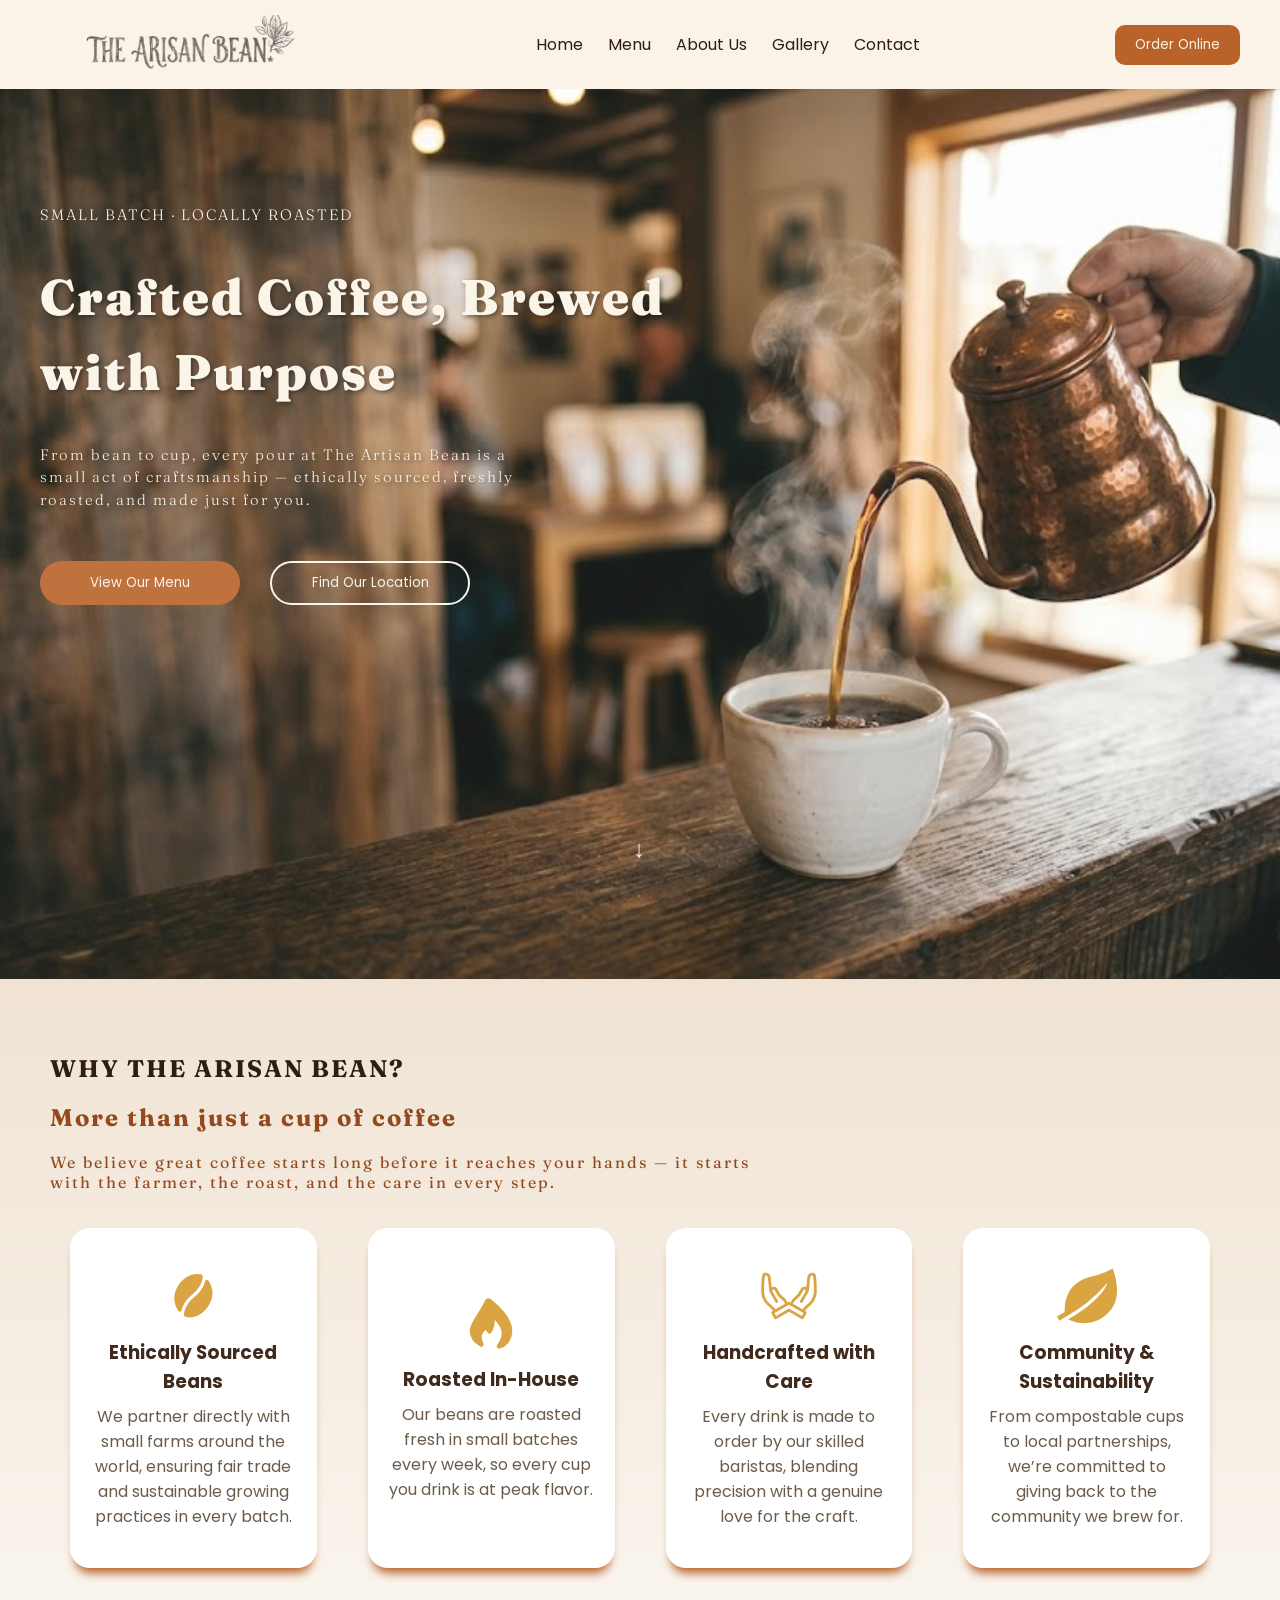
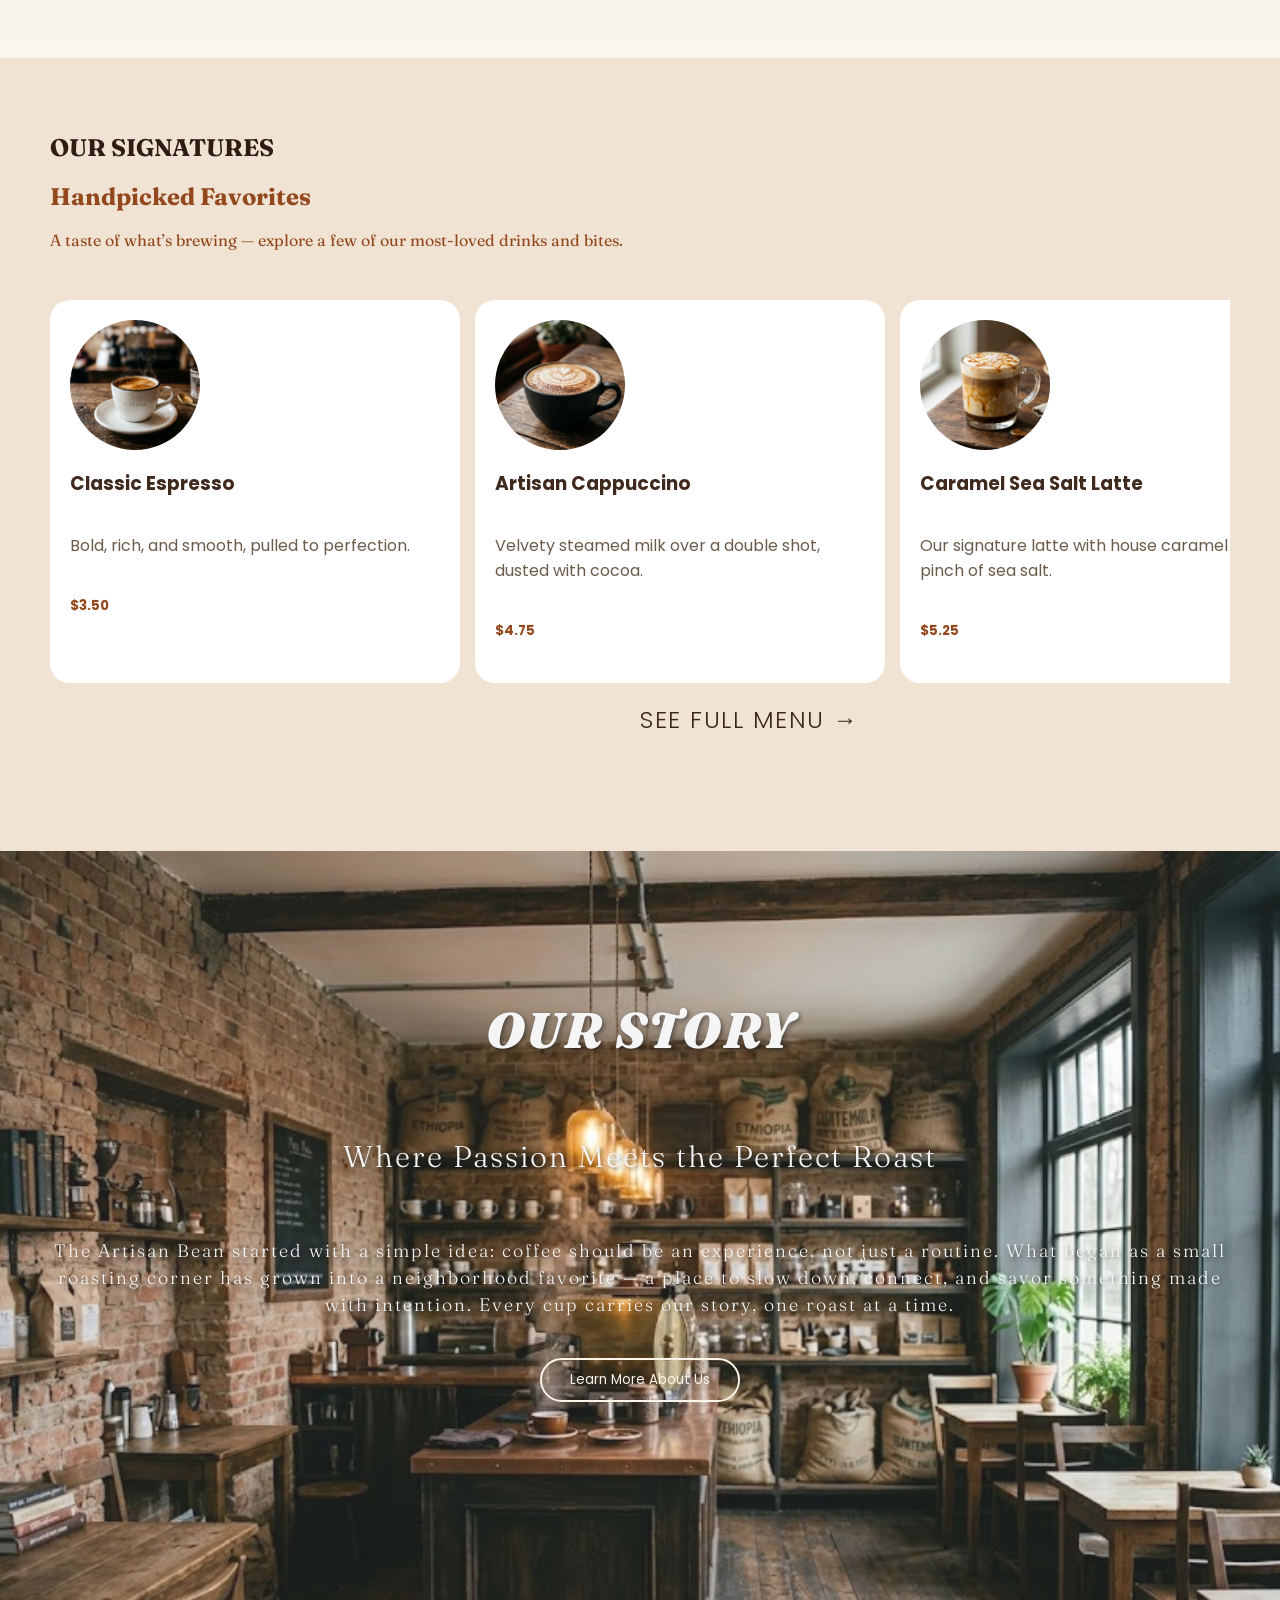
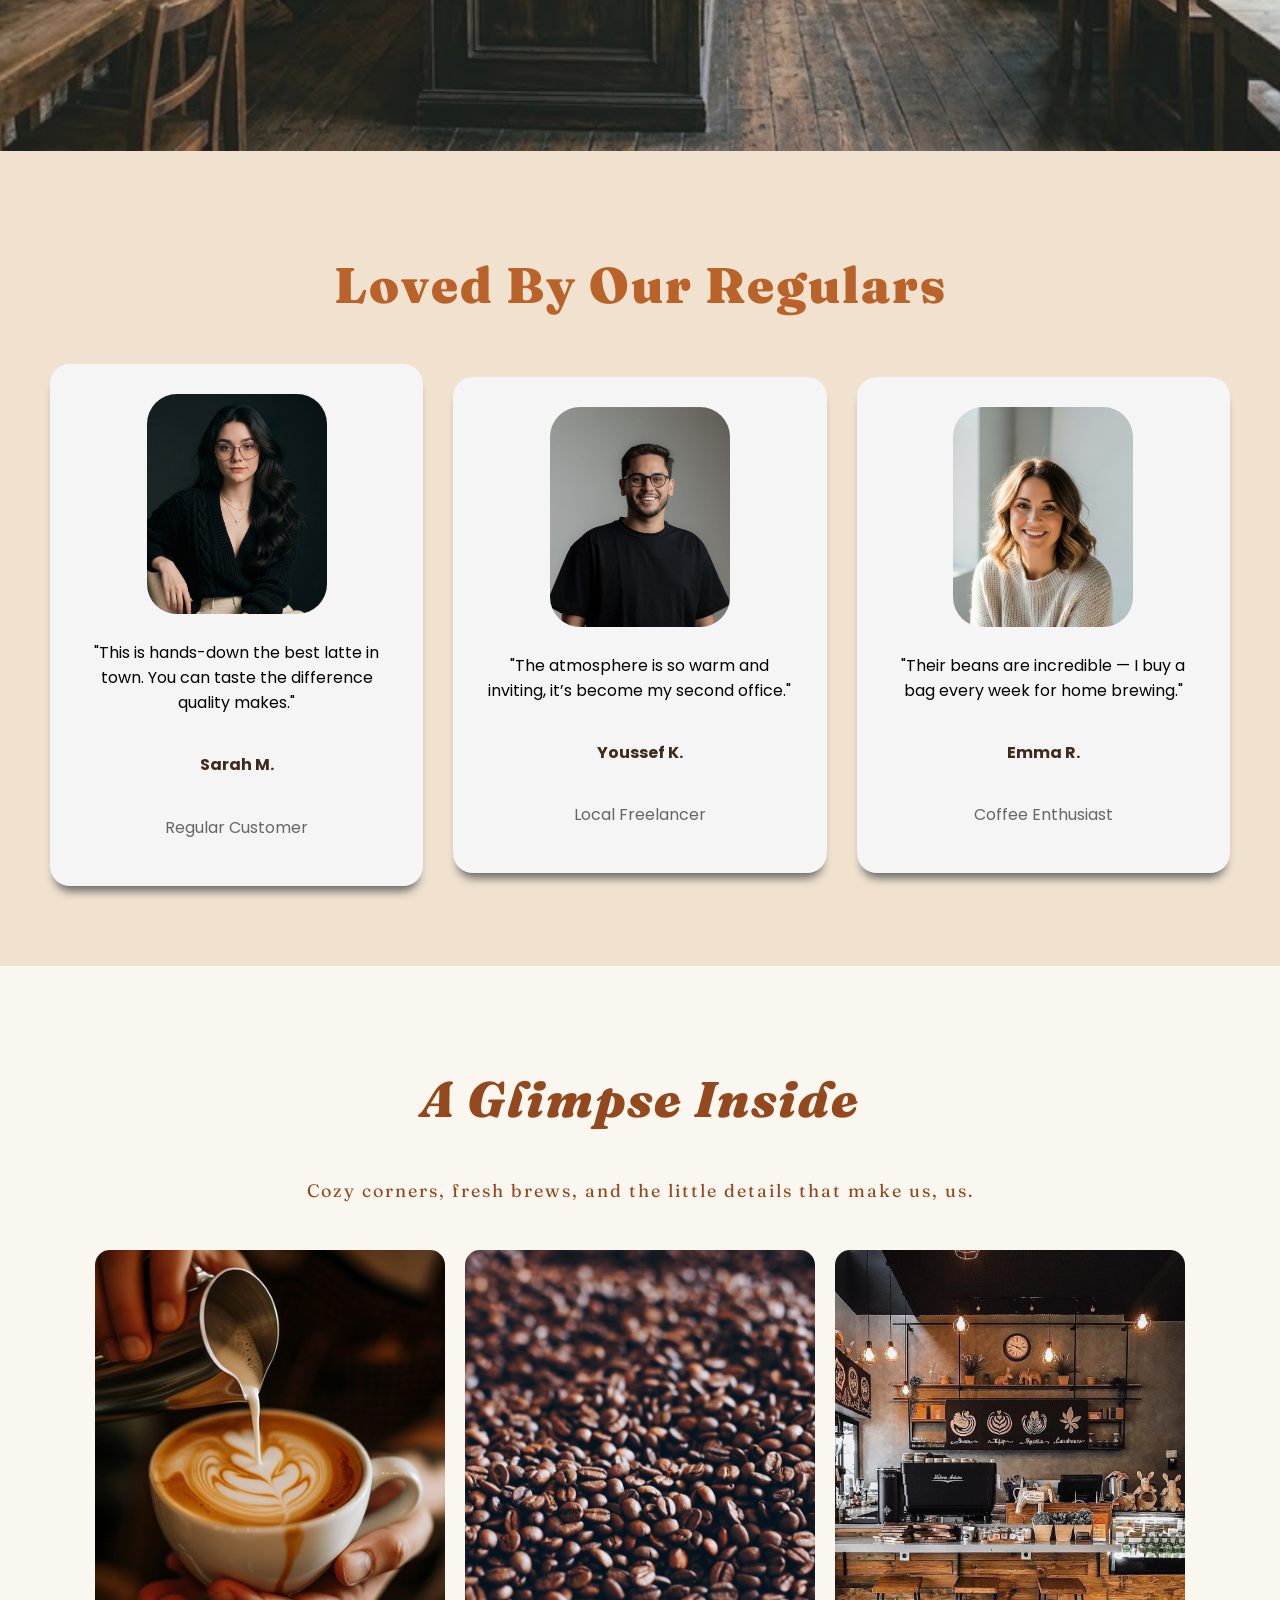
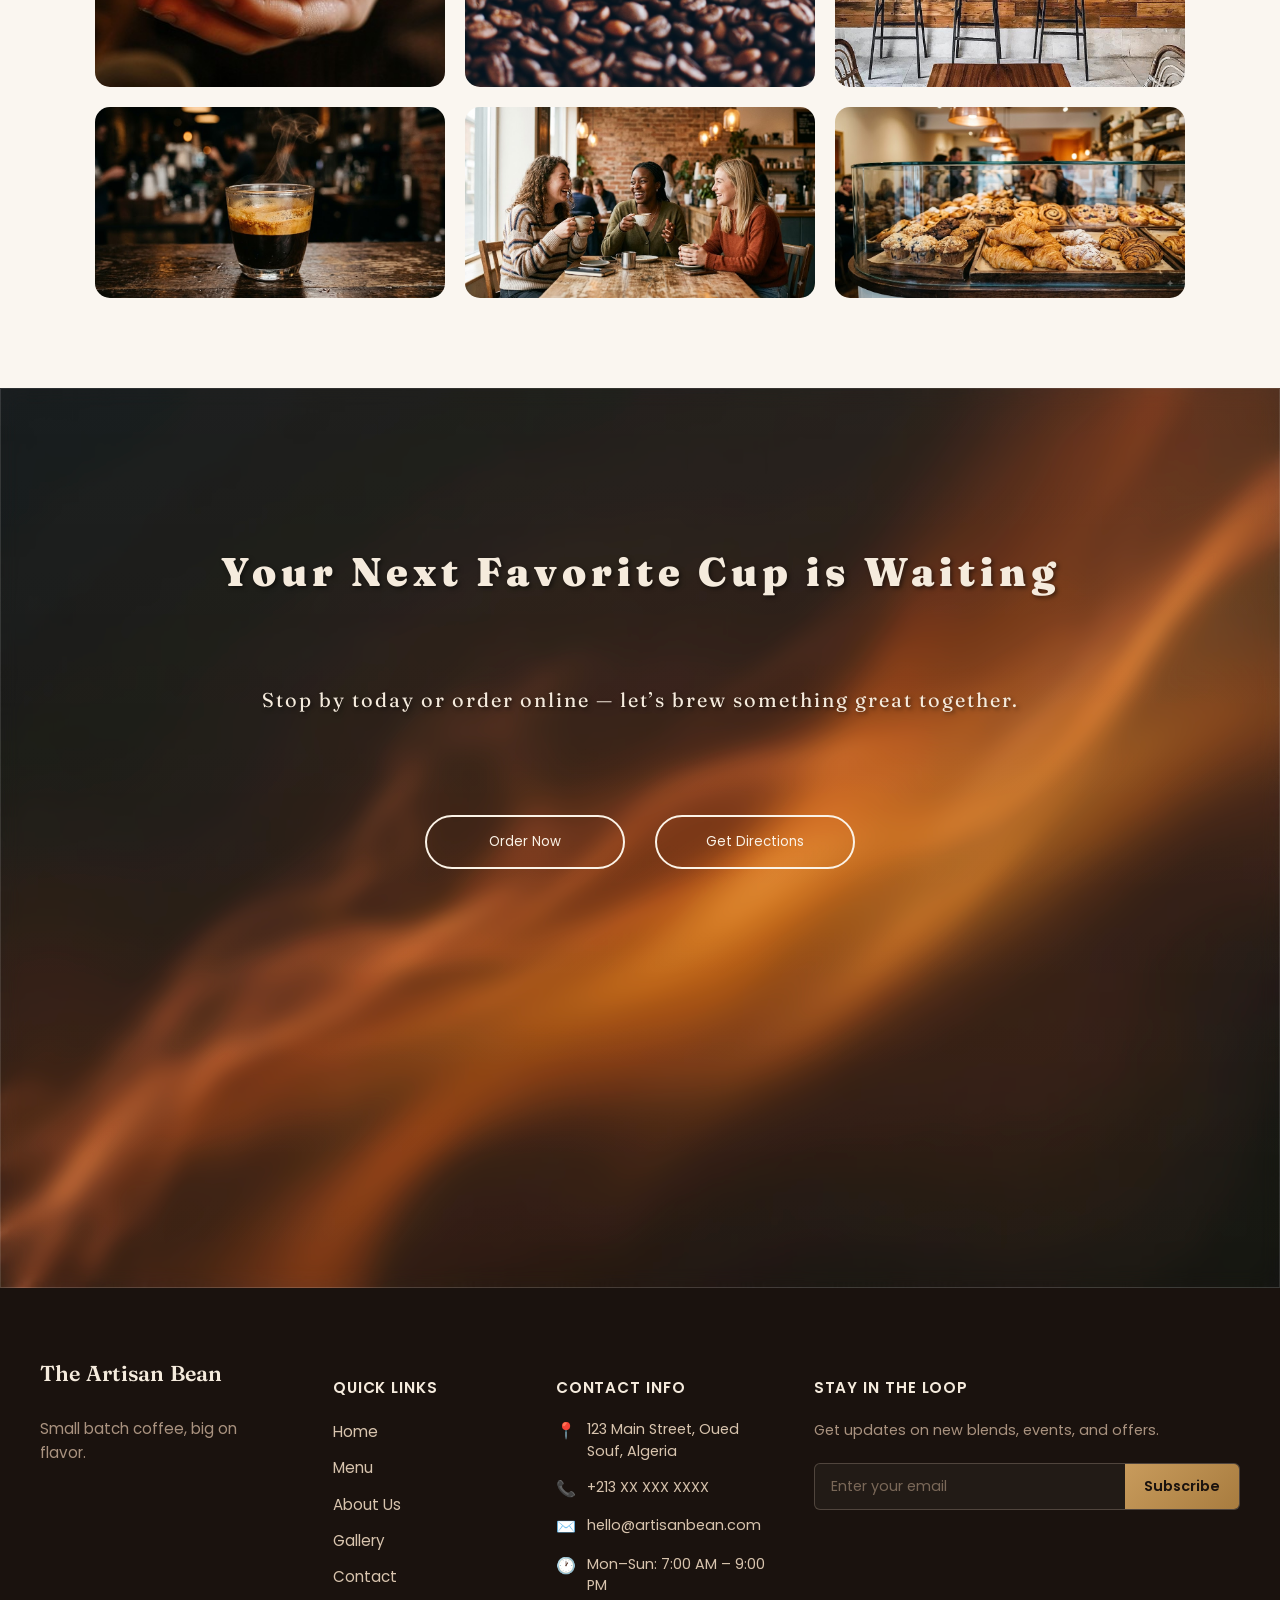
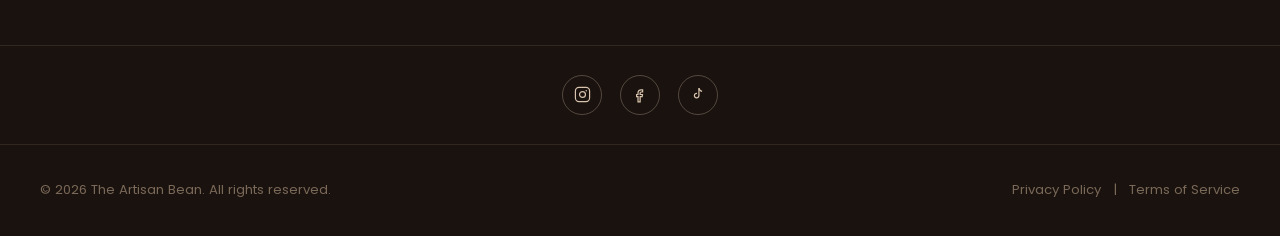
<file: index.html>
<!DOCTYPE html>
<html lang="en">
<head>
    <meta charset="UTF-8">
    <meta name="viewport" content="width=device-width, initial-scale=1.0">
    <title>The Artisan Bean | Small Batch Coffee & Roastery</title>
    <link rel="stylesheet" href="The Arisan Bean.css">
    <link rel="preconnect" href="https://fonts.gstatic.com" crossorigin>
    <link href="https://fonts.googleapis.com/css2?family=Fraunces:ital,opsz,wght@0,9..144,100..900;1,9..144,100..900&family=Poppins:ital,wght@0,100;0,200;0,300;0,400;0,500;0,600;0,700;0,800;0,900;1,100;1,200;1,300;1,400;1,500;1,600;1,700;1,800;1,900&display=swap" rel="stylesheet">
</head>
<body>
    <header>
        <div id="logo">
            <a href="#">
                <img src="logo.png" alt="The Artisan Bean Logo" class="logo-image" >
            </a>
        </div>
        <ul>
            <li><a href="#">Home</a></li>
            <li><a href="#menu">Menu</a></li>
            <li><a href="#about">About Us</a></li>
            <li><a href="#gallery">Gallery</a></li>
            <li><a href="#pre-footer">Contact</a></li>
        </ul>
        <button class="order-online-button">Order Online</button>
    </header>
    <main class="hero-section">
        <div class="hero-content">
            <div class="hero-text">
                <p class="hero-text-1"> SMALL BATCH · LOCALLY ROASTED</p>
                <h1 class="hero-text-2">Crafted Coffee, Brewed with Purpose</h1>
                <p class="hero-text-3">
                    From bean to cup, every pour at The Artisan Bean is a small act of craftsmanship — ethically sourced, freshly roasted, and made just for you.
                </p>
            </div>
            <div class="hero-buttons">
                <button class="view-our-menu-button" href="#menu"><a id="menuu" href ="#menu">View Our Menu</a></button>
                <button class="find-our-location-button">Find Our Location</button>
            </div>
            <a href="#features" class="scroll-indicator">
                <span class="arrow">↓</span>
            </a>
        </div>
    </main>
    <section id="features">
        <div class="feature-content">
            <h1 class="feat-text-1">WHY THE ARISAN BEAN?</h1>
            <h2 class="feat-text-2">More than just a cup of coffee</h2>
            <p class="feat-text-3">
                We believe great coffee starts long before it reaches your hands — it starts with the farmer, the roast, and the care in every step.
            </p>
            <div class="feature-cards">
                <div class="feature-card feature-card-1">
                    <svg  class="card-1-icon" fill="#D9A441" viewBox="0 0 64 64" version="1.1" xmlns="http://www.w3.org/2000/svg" xmlns:xlink="http://www.w3.org/1999/xlink" xml:space="preserve" xmlns:serif="http://www.serif.com/" style="fill-rule:evenodd;clip-rule:evenodd;stroke-linejoin:round;stroke-miterlimit:2;"><g id="SVGRepo_bgCarrier" stroke-width="0"></g><g id="SVGRepo_tracerCarrier" stroke-linecap="round" stroke-linejoin="round"></g><g id="SVGRepo_iconCarrier"> <g transform="matrix(1,0,0,1,-1152,-256)"> <rect id="Icons" x="0" y="0" width="1280" height="800" style="fill:none;"></rect> <g id="Icons1" serif:id="Icons"> <g id="Strike"> </g> <g id="H1"> </g> <g id="H2"> </g> <g id="H3"> </g> <g id="list-ul"> </g> <g id="hamburger-1"> </g> <g id="hamburger-2"> </g> <g id="list-ol"> </g> <g id="list-task"> </g> <g id="trash"> </g> <g id="vertical-menu"> </g> <g id="horizontal-menu"> </g> <g id="sidebar-2"> </g> <g id="Pen"> </g> <g id="Pen1" serif:id="Pen"> </g> <g id="clock"> </g> <g id="external-link"> </g> <g id="hr"> </g> <g id="info"> </g> <g id="warning"> </g> <g id="plus-circle"> </g> <g id="minus-circle"> </g> <g id="vue"> </g> <g id="cog"> </g> <g id="logo"> </g> <g id="radio-check"> </g> <g id="eye-slash"> </g> <g id="eye"> </g> <g id="toggle-off"> </g> <g id="shredder"> </g> <g id="spinner--loading--dots-" serif:id="spinner [loading, dots]"> </g> <g id="react"> </g> <g id="check-selected"> </g> <g id="turn-off"> </g> <g id="code-block"> </g> <g id="user"> </g> <g id="coffee-bean"> </g> <g transform="matrix(0.638317,0.368532,-0.368532,0.638317,785.021,-208.975)"> <g id="coffee-beans"> <g id="coffee-bean1" serif:id="coffee-bean"> </g> </g> </g> <g id="coffee-bean-filled" transform="matrix(0.866025,0.5,-0.5,0.866025,717.879,-387.292)"> <g transform="matrix(1,0,0,1,0,-0.699553)"> <path d="M737.673,328.231C738.494,328.056 739.334,328.427 739.757,329.152C739.955,329.463 740.106,329.722 740.106,329.722C740.106,329.722 745.206,338.581 739.429,352.782C737.079,358.559 736.492,366.083 738.435,371.679C738.697,372.426 738.482,373.258 737.89,373.784C737.298,374.31 736.447,374.426 735.735,374.077C730.192,371.375 722.028,365.058 722.021,352C722.015,340.226 728.812,330.279 737.673,328.231Z"></path> </g> <g transform="matrix(-1,0,0,-1,1483.03,703.293)"> <path d="M737.609,328.246C738.465,328.06 739.344,328.446 739.785,329.203C739.97,329.49 740.106,329.722 740.106,329.722C740.106,329.722 745.206,338.581 739.429,352.782C737.1,358.507 736.503,365.948 738.383,371.527C738.646,372.304 738.415,373.164 737.796,373.703C737.177,374.243 736.294,374.356 735.56,373.989C730.02,371.241 722.028,364.92 722.021,352C722.016,340.255 728.779,330.328 737.609,328.246Z"></path> </g> </g> <g transform="matrix(0.638317,0.368532,-0.368532,0.638317,913.062,-208.975)"> <g id="coffee-beans-filled"> <g id="coffee-bean2" serif:id="coffee-bean"> </g> </g> </g> <g id="clipboard"> </g> <g transform="matrix(1,0,0,1,128.011,1.35415)"> <g id="clipboard-paste"> </g> </g> <g id="clipboard-copy"> </g> <g id="Layer1"> </g> </g> </g> </g></svg>                    
                    <h3 class="card-1-title">Ethically Sourced Beans</h3>
                    <p class="card-1-decription">
                        We partner directly with small farms around the world, ensuring fair trade and sustainable growing practices in every batch.
                    </p>
                </div>
                <div class="feature-card feature-card-2">
                    <svg class="card-2-icon" viewBox="0 0 24 24" fill="none" xmlns="http://www.w3.org/2000/svg" stroke="#D9A441"><g id="SVGRepo_bgCarrier" stroke-width="0"></g><g id="SVGRepo_tracerCarrier" stroke-linecap="round" stroke-linejoin="round"></g><g id="SVGRepo_iconCarrier"> <path d="M20 15.0002C20 19.2547 17.3819 21.1216 15.3588 21.7512C14.9274 21.8854 14.6438 21.3825 14.9019 21.0116C15.7823 19.7464 16.8 17.8161 16.8 16.0002C16.8 14.0496 15.1559 11.7467 13.8721 10.3263C13.5786 10.0016 13.0667 10.2164 13.0507 10.6539C12.9976 12.1031 12.7689 14.042 11.7828 15.5616C11.6241 15.8062 11.2872 15.8264 11.1063 15.5977C10.7982 15.208 10.4901 14.7267 10.182 14.3464C10.016 14.1416 9.71604 14.1388 9.52461 14.32C8.77825 15.0267 7.73333 16.1288 7.73333 17.5002C7.73333 18.4301 8.0936 19.405 8.50007 20.1893C8.72368 20.6208 8.32607 21.1402 7.89573 20.9144C6.11307 19.9789 4 18.0838 4 15.0002C4 11.8538 8.31029 7.49503 9.95605 3.37712C10.2157 2.72733 11.0161 2.42199 11.5727 2.84603C14.9439 5.41409 20 10.3783 20 15.0002Z" fill="#D9A441"></path> </g></svg>                    
                    <h3 class="card-2-title">Roasted In-House</h3>
                    <p class="card-2-decription">
                        Our beans are roasted fresh in small batches every week, so every cup you drink is at peak flavor.
                    </p>
                </div>
                <div class="feature-card feature-card-3">
                    <svg class="card-3-icon" fill="#D9A441" viewBox="0 0 32 32" version="1.1" xmlns="http://www.w3.org/2000/svg"><g id="SVGRepo_bgCarrier" stroke-width="0"></g><g id="SVGRepo_tracerCarrier" stroke-linecap="round" stroke-linejoin="round"></g><g id="SVGRepo_iconCarrier"> <title>hands-holding</title> <path d="M30.773 11.9c-0.010-0.331-0.020-0.662-0.023-0.994-0.020-1.584-0.084-2.878-0.207-4.073-0.059-0.623-0.147-1.18-0.267-1.724l0.017 0.092c-0.071-0.439-0.238-0.83-0.478-1.164l0.006 0.008c-0.091-0.112-0.211-0.197-0.35-0.242l-0.005-0.001c-0.304-0.126-0.657-0.2-1.028-0.2-0.531 0-1.027 0.151-1.447 0.413l0.012-0.007c-0.697 0.541-1.165 1.35-1.249 2.27l-0.001 0.013-0.51 5.007c-0.292-0.154-0.638-0.245-1.006-0.245-0.861 0-1.606 0.497-1.963 1.221l-0.006 0.013-1.553 2.693-2.953 2.821c-0.051 0.048-0.095 0.103-0.13 0.164l-0.002 0.003-0.832 1.44-0.431-0.249c-0.015-0.009-0.033-0.008-0.049-0.016-0.093-0.046-0.203-0.073-0.319-0.073s-0.227 0.027-0.324 0.076l0.004-0.002c-0.015 0.007-0.032 0.007-0.047 0.015l-0.082 0.047-0.014 0.008-0.335 0.193-0.831-1.44c-0.037-0.064-0.081-0.119-0.132-0.167l-0-0-2.953-2.821-1.556-2.693c-0.303-0.565-0.812-0.986-1.424-1.168l-0.017-0.004c-0.16-0.044-0.345-0.070-0.535-0.070-0.366 0-0.71 0.094-1.009 0.259l0.011-0.005-0.507-4.996c-0.084-0.937-0.553-1.75-1.246-2.289l-0.007-0.005c-0.408-0.255-0.903-0.406-1.434-0.406-0.37 0-0.723 0.073-1.045 0.207l0.018-0.007c-0.144 0.046-0.265 0.131-0.354 0.242l-0.001 0.001c-0.241 0.337-0.411 0.74-0.48 1.177l-0.002 0.016c-0.1 0.442-0.185 0.987-0.237 1.541l-0.004 0.055c-0.124 1.197-0.189 2.491-0.207 4.072-0.004 0.327-0.014 0.654-0.023 0.982-0.019 0.315-0.030 0.682-0.030 1.053 0 0.701 0.039 1.393 0.116 2.074l-0.008-0.083c0.358 2.481 1.584 4.625 3.354 6.157l0.013 0.011c1.047 0.83 1.971 1.736 2.791 2.73l0.025 0.031-0.597 0.345c-0.226 0.132-0.375 0.374-0.375 0.65 0 0.138 0.037 0.268 0.102 0.379l-0.002-0.004 1.605 2.781c0.099 0.17 0.259 0.296 0.45 0.348l0.005 0.001c0.057 0.016 0.123 0.025 0.191 0.025 0.001 0 0.002 0 0.003 0h-0c0.001 0 0.001 0 0.002 0 0.137 0 0.266-0.037 0.377-0.102l-0.004 0.002 6.756-3.901 6.753 3.901c0.107 0.063 0.236 0.1 0.373 0.1 0.001 0 0.001 0 0.002 0h-0c0.001 0 0.002 0 0.004 0 0.067 0 0.133-0.009 0.195-0.027l-0.005 0.001c0.196-0.053 0.357-0.179 0.455-0.346l0.002-0.004 1.605-2.781c0.063-0.108 0.1-0.237 0.1-0.375 0-0.277-0.15-0.518-0.372-0.648l-0.004-0.002-0.597-0.344c0.852-1.032 1.782-1.943 2.8-2.749l0.038-0.029c1.772-1.54 2.989-3.678 3.336-6.096l0.006-0.053c0.070-0.599 0.11-1.292 0.11-1.995 0-0.365-0.011-0.727-0.032-1.087l0.002 0.050zM5.624 19.943c-1.492-1.313-2.521-3.121-2.827-5.166l-0.006-0.047c-0.061-0.538-0.095-1.162-0.095-1.794 0-0.353 0.011-0.703 0.032-1.050l-0.002 0.048c0.011-0.337 0.021-0.674 0.024-1.011 0.017-1.534 0.080-2.784 0.199-3.934 0.051-0.554 0.128-1.050 0.235-1.536l-0.015 0.082c0.026-0.118 0.059-0.263 0.098-0.379 0.099-0.030 0.213-0.048 0.331-0.048 0.207 0 0.401 0.054 0.569 0.148l-0.006-0.003c0.334 0.296 0.556 0.714 0.595 1.183l0 0.007 0.713 7.020c0.012 0.111 0.046 0.213 0.099 0.302l-0.002-0.004 0.402 0.696 2.815 4.877c0.131 0.232 0.375 0.385 0.655 0.385 0.414 0 0.75-0.336 0.75-0.75 0-0.142-0.040-0.275-0.108-0.389l0.002 0.003-2.815-4.877c-0.316-0.549-0.129-0.918 0.153-1.080 0.276-0.163 0.694-0.141 1.011 0.408l1.609 2.786c0.037 0.064 0.081 0.119 0.131 0.167l0 0 2.953 2.822 0.777 1.346-5.111 2.95c-0.939-1.187-1.979-2.226-3.129-3.133l-0.040-0.030zM22.854 26.611l-6.475-3.74c-0.016-0.009-0.034-0.009-0.051-0.017-0.058-0.030-0.126-0.053-0.198-0.066l-0.004-0.001c-0.025-0.003-0.054-0.006-0.084-0.006h-0c-0.014-0.001-0.030-0.001-0.046-0.001-0.053 0-0.105 0.006-0.155 0.016l0.005-0.001c-0.037 0.010-0.069 0.020-0.099 0.032l0.005-0.002c-0.046 0.011-0.085 0.024-0.123 0.040l0.005-0.002-6.488 3.746-0.855-1.48 7.711-4.451 7.709 4.451zM29.207 14.73c-0.307 2.082-1.327 3.884-2.799 5.185l-0.009 0.008c-1.198 0.943-2.245 1.989-3.161 3.144l-0.030 0.039-5.111-2.95 0.778-1.346 2.953-2.822c0.051-0.048 0.095-0.103 0.131-0.164l0.002-0.003 1.605-2.786c0.111-0.221 0.3-0.39 0.53-0.473l0.007-0.002c0.047-0.013 0.102-0.020 0.158-0.020 0.117 0 0.227 0.032 0.322 0.088l-0.003-0.002c0.281 0.162 0.469 0.531 0.15 1.080l-2.814 4.877c-0.064 0.108-0.102 0.238-0.102 0.378 0 0.415 0.336 0.751 0.751 0.751 0.278 0 0.52-0.151 0.65-0.375l0.002-0.004 3.215-5.573c0.052-0.086 0.087-0.187 0.097-0.296l0-0.003 0.717-7.032c0.044-0.468 0.261-0.879 0.586-1.172l0.002-0.001c0.163-0.093 0.359-0.148 0.567-0.148 0.118 0 0.232 0.018 0.34 0.051l-0.008-0.002c0.035 0.106 0.072 0.244 0.101 0.384l0.005 0.026c0.089 0.395 0.164 0.881 0.209 1.375l0.003 0.047c0.117 1.147 0.182 2.397 0.199 3.935 0.004 0.341 0.014 0.682 0.023 1.023 0.020 0.3 0.031 0.65 0.031 1.002 0 0.628-0.035 1.247-0.104 1.857l0.007-0.075z"></path> </g></svg>
                    <h3 class="card-3-title">Handcrafted with Care</h3>
                    <p class="card-3-decription">
                        Every drink is made to order by our skilled baristas, blending precision with a genuine love for the craft.
                    </p>
                </div>
                <div class="feature-card feature-card-4">
                    <svg class="card-4-icon"  version="1.1" id="_x32_" xmlns="http://www.w3.org/2000/svg" xmlns:xlink="http://www.w3.org/1999/xlink" viewBox="0 0 512 512" xml:space="preserve" fill="#D9A441"><g id="SVGRepo_bgCarrier" stroke-width="0"></g><g id="SVGRepo_tracerCarrier" stroke-linecap="round" stroke-linejoin="round"></g><g id="SVGRepo_iconCarrier"> <style type="text/css"> .st0{fill:#D9A441;} </style> <g> <path class="st0" d="M476.188,24.146c-6.748-3.504-60.728,38.022-185.304,67.086C230.347,105.355,62.5,153.527,65.286,392.815 L0,431.218l20.338,35.598c63.073-40.692,236.014-120.042,409.766-323.621c0,0-26.875,134.419-334.096,311.056 c103.685,53.758,249.604,53.758,360.979-76.806C568.346,246.888,476.188,24.146,476.188,24.146z"></path> </g> </g></svg>
                    <h3 class="card-4-title">Community & Sustainability</h3>
                    <p class="card-4-decription">
                        From compostable cups to local partnerships, we’re committed to giving back to the community we brew for.
                    </p>
                </div>
            </div>
        </div>
    </section>
    <section id="menu">
        <div class="menu-content">
            <h1 class="menu-text-1">OUR SIGNATURES</h1>
            <h2 class="menu-text-2">Handpicked Favorites</h2>
            <p class="menu-text-3">
                A taste of what’s brewing — explore a few of our most-loved drinks and bites.
            </p>
            <div class="menu--arrow">
                <div class="menu-cards">
                <div class="menu-card-1">
                    <img src="Classic Espresso.jpg" alt="classic espresso image" id="classic-espresso-img">
                    <h3 class="classic-espresso-name">Classic Espresso</h3>
                    <p class="classic-espresso-description">
                        Bold, rich, and smooth, pulled to perfection.
                    </p>
                    <h5 class="classic-espresso-price">$3.50</h5>
                </div>
                <div class="menu-card-2">
                    <img src="Artisan Cappuccino.jpg" alt="Artisan Cappuccino image" id="artisan-cappuccino-img">
                    <h3 class="artisan-cappuccino-name">Artisan Cappuccino</h3>
                    <p class="artisan-cappuccino-description">
                        Velvety steamed milk over a double shot, dusted with cocoa.
                    </p>
                    <h5 class="artisan-cappuccino-price">$4.75</h5>
                </div>
                <div class="menu-card-3">
                    <img src="Caramel Sea Salt Latte.jpg" alt="Caramel Sea Salt Latte" id="caramel-sea-salt-latte">
                    <h3 class="caramel-sea-salt-latte-name">Caramel Sea Salt Latte</h3>
                    <p class="caramel-sea-salt-latte-description">
                        Our signature latte with house caramel and a pinch of sea salt.
                    </p>
                    <h5 class="caramel-sea-salt-latte-price">$5.25</h5>
                </div>
                <div class="menu-card-4">
                    <img src="Almond Butter Croissant.jpg" alt="Almond Butter Croissant" id="almond-butter-croissant">
                    <h3 class="almond-butter-croissant-name">Almond Butter Croissant</h3>
                    <p class="almond-butter-croissant-description">
                        Buttery, flaky, and filled with roasted almond cream.
                    </p>
                    <h5 class="almond-butter-croissant-price">$4.00</h5>
                </div>
            </div>
            <span class="see-full-menu-arrow">See Full Menu →</span>
            </div>
        </div>
    </section>
    <section id="about">
        <div class="about-content">
        <h1 class="about-text-1">OUR STORY</h1>
        <h2 class="about-text-2">Where Passion Meets the Perfect Roast</h2>
        <p class="about-text-3">
            The Artisan Bean started with a simple idea: coffee should be an experience, not just a routine. What began as a small roasting corner has grown into a neighborhood favorite — a place to slow down, connect, and savor something made with intention. Every cup carries our story, one roast at a time.
        </p>
        <button class="learn-more-about-us-button">Learn More About Us</button>
        </div>
    </section>
    <section id="testimonials">
        <div class="testimonials-content">
            <h2 class="testimonials-text-1">Loved By Our Regulars</h2>
            <div class="testimonials-cards">
                <div class="testimonials-card-1">
                    <img class="testimonials-card-1-avatar" src="Sarah M.jpg" alt="sarah m.">
                    <p id="card-1-text-1">"This is hands-down the best latte in town. You can taste the difference quality makes."</p>
                    <h4 id="card-1-text-2">Sarah M.</h4>
                    <p id="card-1-text-3">Regular Customer</p>
                </div>
                <div class="testimonials-card-2">
                    <img class="testimonials-card-2-avatar" src="Youssef K.jpg" alt="youssef k.">
                    <p id="card-2-text-1">"The atmosphere is so warm and inviting, it’s become my second office."</p>
                    <h4 id="card-2-text-2">Youssef K.</h4>
                    <p id="card-2-text-3">Local Freelancer</p>
                </div>
                <div class="testimonials-card-3">
                    <img class="testimonials-card-1-avatar" src="Emma R.jpg" alt="sarah m.">
                    <p id="card-3-text-1">"Their beans are incredible — I buy a bag every week for home brewing."</p>
                    <h4 id="card-3-text-2">Emma R.</h4>
                    <p id="card-3-text-3">Coffee Enthusiast</p>
                </div>
            </div>
        </div>
    </section>
    <section id="gallery">
        <div class="gallery-centent">
            <h2 class="gallery-text-1">A Glimpse Inside</h2>
            <p class="gallery-text-2">Cozy corners, fresh brews, and the little details that make us, us.</p>
            <div class="img-grid">
                <img class="img-1" src="img-1.jpg" alt="Barista pouring latte art">
                <img class="img-2" src="img-2.jpg" alt="Close-up of roasted coffee beans">
                <img class="img-3" src="img-3.jpg" alt="Cafe interior seating area">
                <img class="img-4" src="img-4.jpg" alt="Pastry display counter">
                <img class="img-5" src="img-5.jpg" alt="Steam rising from a fresh espresso shot">
                <img class="img-6" src="img-6.jpg" alt="Customers enjoying coffee at a wooden table">
            </div>
        </div>
    </section>
    <section id="pre-footer">
        <div class="pre-footer-content">
            <h2 class="pre-footer-text-1">Your Next Favorite Cup is Waiting</h2>
            <p class="pre-footer-text-2">Stop by today or order online — let’s brew something great together.</p>
            <div class="pre-footer-buttons">
                <button class="order-now-button">Order Now</button>
                <button class="get-directions-button">Get Directions</button>
            </div>
        </div>
    </section>
    <!-- Footer -->
<footer class="site-footer">
  <div class="footer-top">
    <div class="footer-container">

      <!-- Column 1: Brand -->
      <div class="footer-col footer-brand">
        <a href="#" class="footer-logo">
          <span class="footer-logo-text">The Artisan Bean</span>
        </a>
        <p class="footer-tagline">Small batch coffee, big on flavor.</p>
      </div>

      <!-- Column 2: Quick Links -->
      <div class="footer-col">
        <h3 class="footer-heading">Quick Links</h3>
        <ul class="footer-links">
          <li><a href="#home">Home</a></li>
          <li><a href="#menu">Menu</a></li>
          <li><a href="#about">About Us</a></li>
          <li><a href="#gallery">Gallery</a></li>
          <li><a href="#contact">Contact</a></li>
        </ul>
      </div>

      <!-- Column 3: Contact Info -->
      <div class="footer-col">
        <h3 class="footer-heading">Contact Info</h3>
        <ul class="footer-contact">
          <li>
            <span class="footer-icon" aria-hidden="true">📍</span>
            <span>123 Main Street, Oued Souf, Algeria</span>
          </li>
          <li>
            <span class="footer-icon" aria-hidden="true">📞</span>
            <a href="tel:+213XXXXXXXXX">+213 XX XXX XXXX</a>
          </li>
          <li>
            <span class="footer-icon" aria-hidden="true">✉️</span>
            <a href="mailto:hello@artisanbean.com">hello@artisanbean.com</a>
          </li>
          <li>
            <span class="footer-icon" aria-hidden="true">🕐</span>
            <span>Mon–Sun: 7:00 AM – 9:00 PM</span>
          </li>
        </ul>
      </div>

      <!-- Column 4: Newsletter -->
      <div class="footer-col footer-newsletter">
        <h3 class="footer-heading">Stay in the Loop</h3>
        <p class="footer-newsletter-text">Get updates on new blends, events, and offers.</p>
        <form class="footer-newsletter-form" action="#" method="POST">
          <label for="footer-email" class="visually-hidden">Email address</label>
          <input
            type="email"
            id="footer-email"
            name="email"
            placeholder="Enter your email"
            required
          >
          <button type="submit">Subscribe</button>
        </form>
      </div>

    </div>
  </div>

  <!-- Social icons row -->
  <div class="footer-social">
    <div class="footer-container footer-social-inner">
      <a href="#" class="social-icon" aria-label="Instagram">
        <svg viewBox="0 0 24 24" fill="none" stroke="currentColor" stroke-width="1.7">
          <rect x="2" y="2" width="20" height="20" rx="5"/>
          <circle cx="12" cy="12" r="4.2"/>
          <circle cx="17.3" cy="6.7" r="1.1" fill="currentColor" stroke="none"/>
        </svg>
      </a>
      <a href="#" class="social-icon" aria-label="Facebook">
        <svg viewBox="0 0 24 24" fill="none" stroke="currentColor" stroke-width="1.7">
          <path d="M15 8.5h-2c-.8 0-1.5.7-1.5 1.5v2h3.3l-.5 3H11.5v7.5h-3V15h-2v-3h2v-2.3C8.5 7.2 10 5.5 12.6 5.5H15v3z"/>
        </svg>
      </a>
      <a href="#" class="social-icon" aria-label="TikTok">
        <svg viewBox="0 0 24 24" fill="none" stroke="currentColor" stroke-width="1.7">
          <path d="M14 3v10.5a3.2 3.2 0 1 1-2.6-3.15"/>
          <path d="M14 3c.35 2.4 2.1 4.15 4.5 4.5"/>
        </svg>
      </a>
    </div>
  </div>

  <!-- Bottom bar -->
  <div class="footer-bottom">
    <div class="footer-container footer-bottom-inner">
      <p>&copy; 2026 The Artisan Bean. All rights reserved.</p>
      <div class="footer-legal">
        <a href="#">Privacy Policy</a>
        <span class="footer-divider">|</span>
        <a href="#">Terms of Service</a>
      </div>
    </div>
  </div>
</footer>
    <script>
        const cards = document.querySelectorAll('.feature-card');
        const revealCards = () => {
            cards.forEach((card, index) => {
                const cardTop = card.getBoundingClientRect().top;
                if (cardTop < window.innerHeight - 80) {
                    setTimeout(() => {
                        card.classList.add('show');
                    }, index * 140);
                }
            });
        };
        window.addEventListener('scroll', revealCards);
        window.addEventListener('load', revealCards);
    </script>
</body>
</html>
</file>
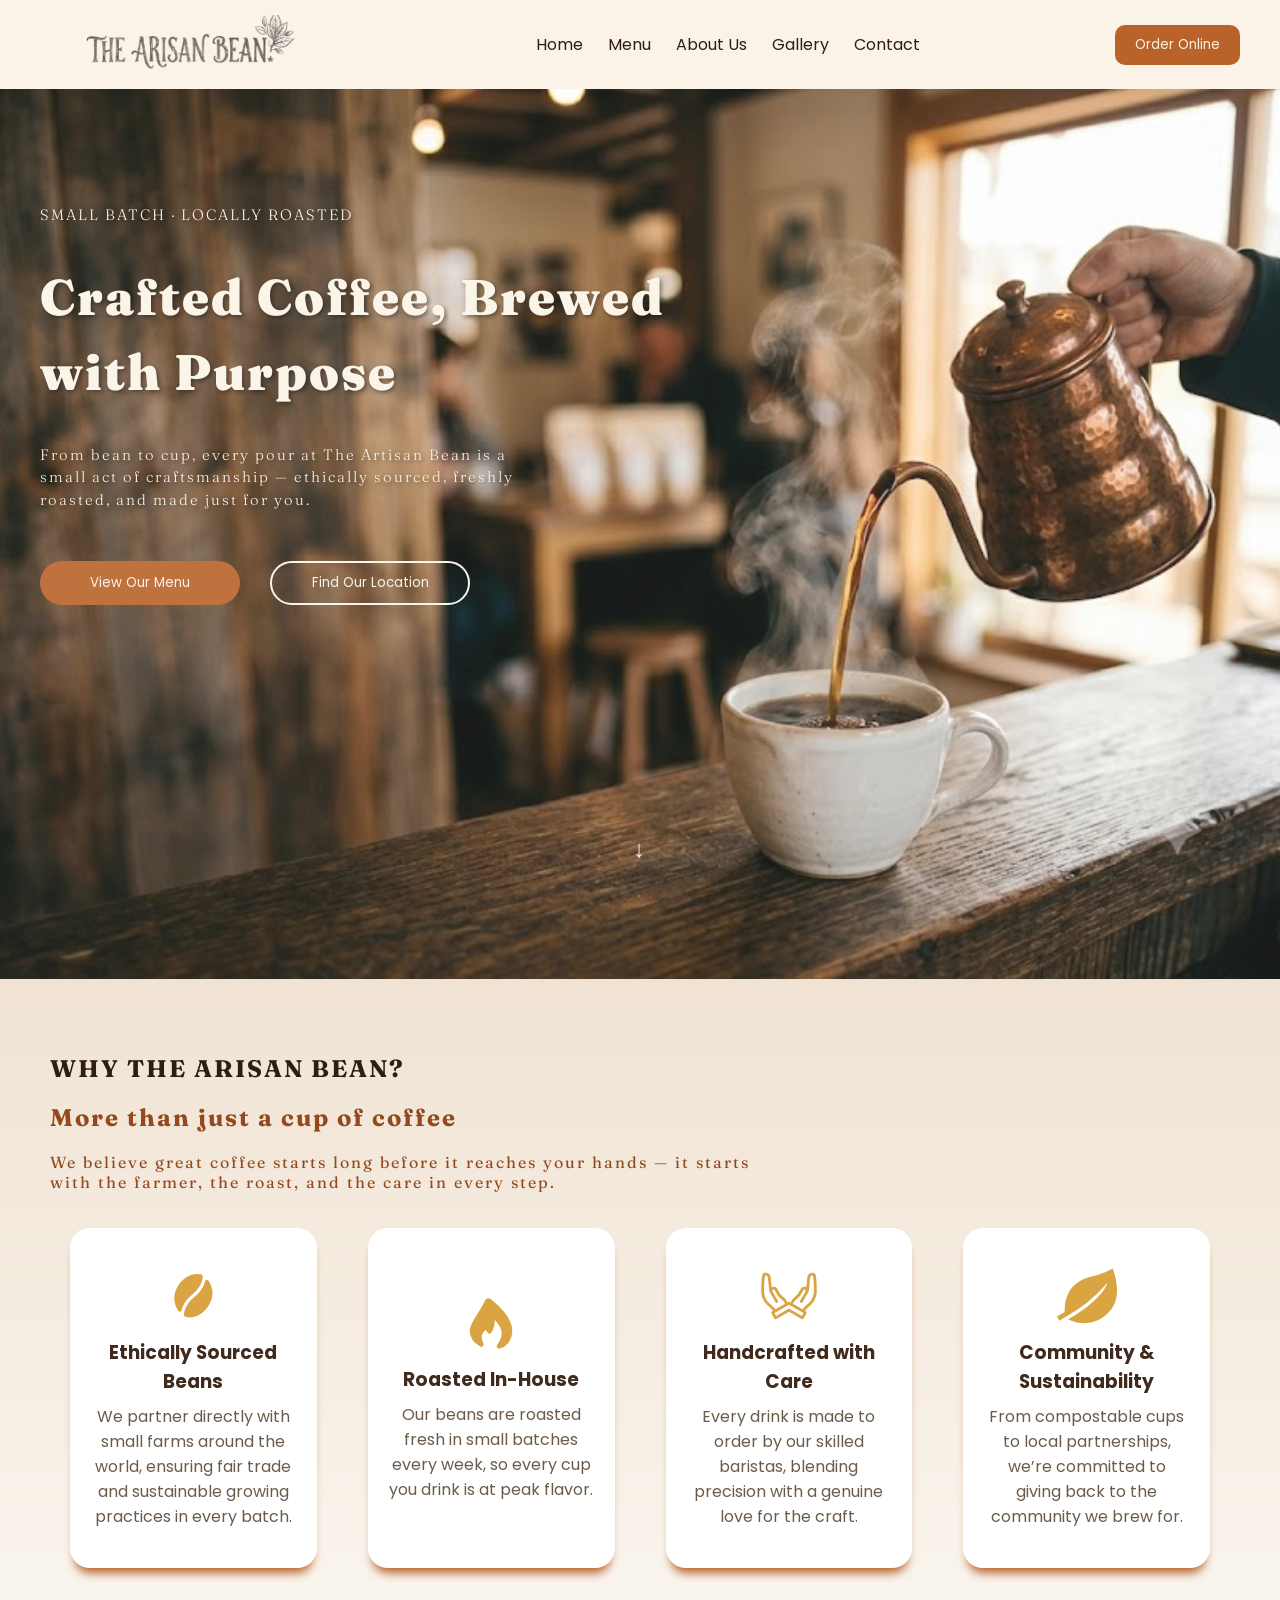
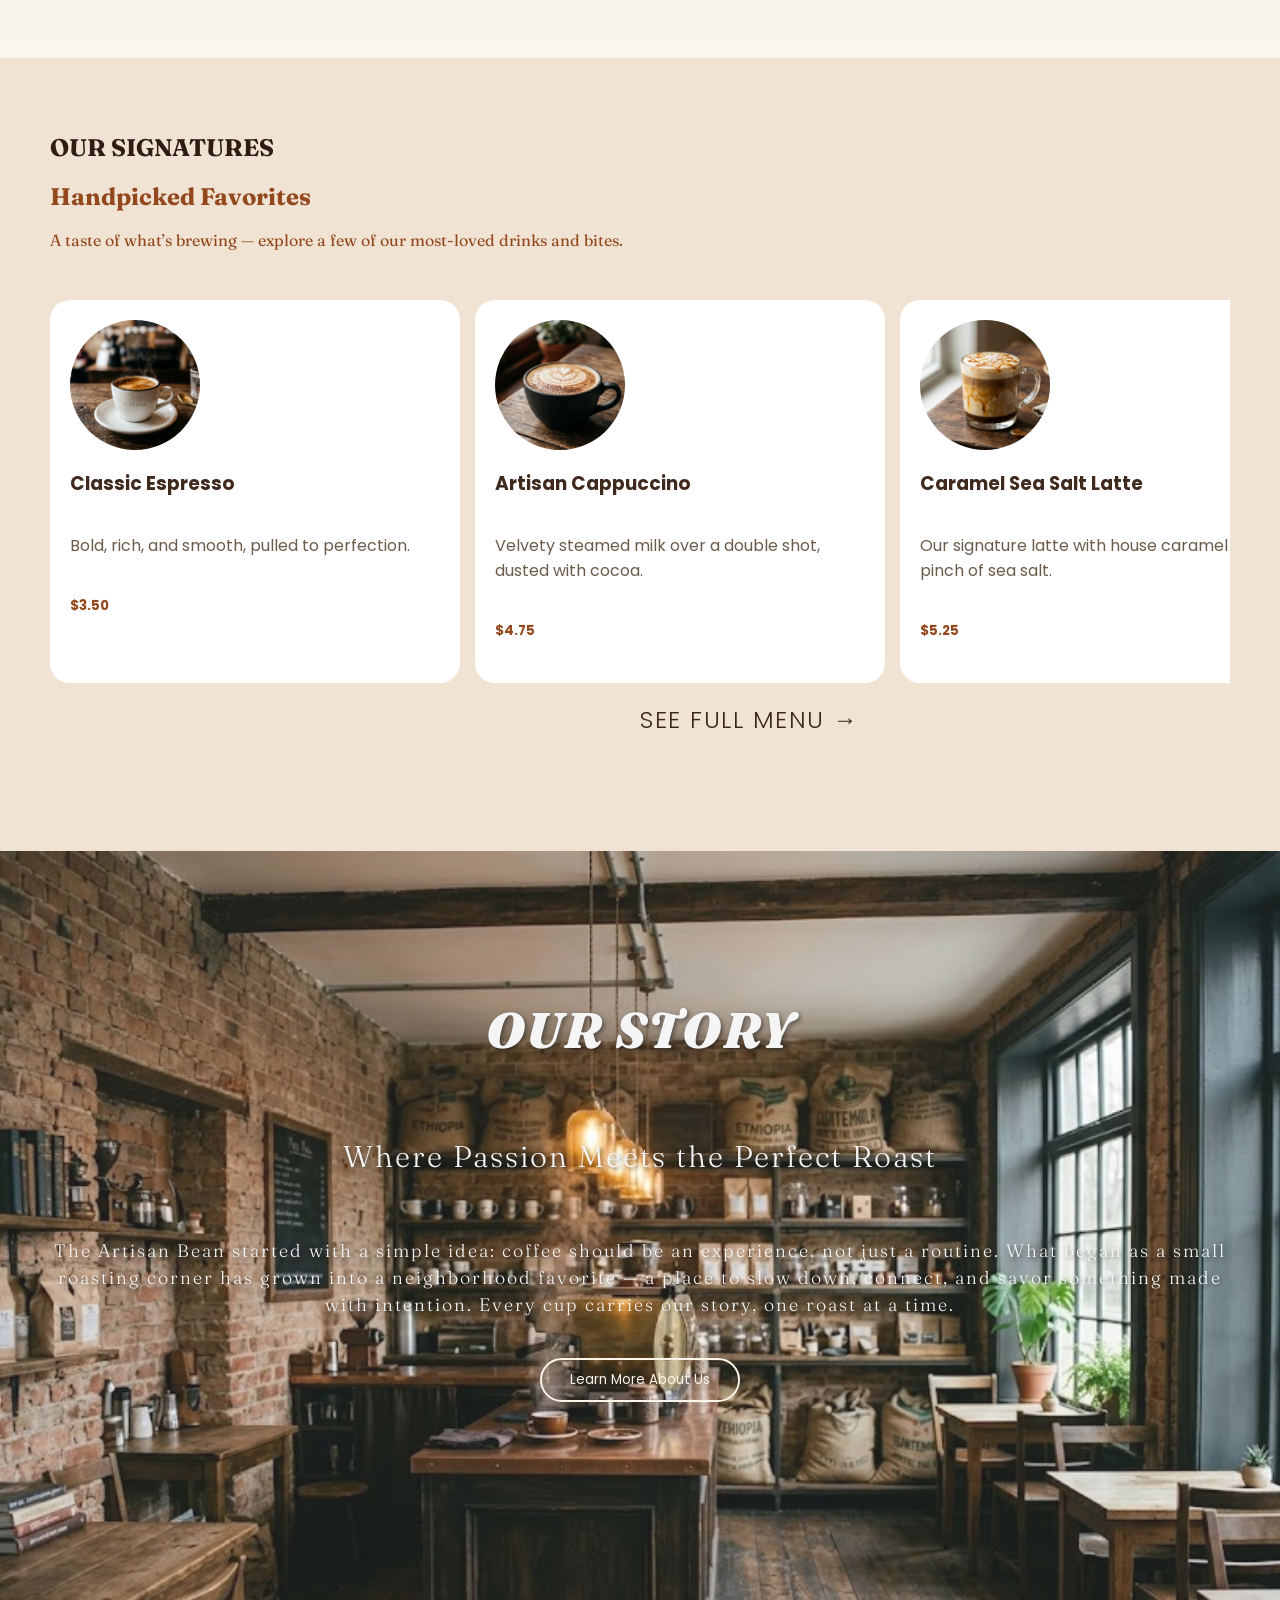
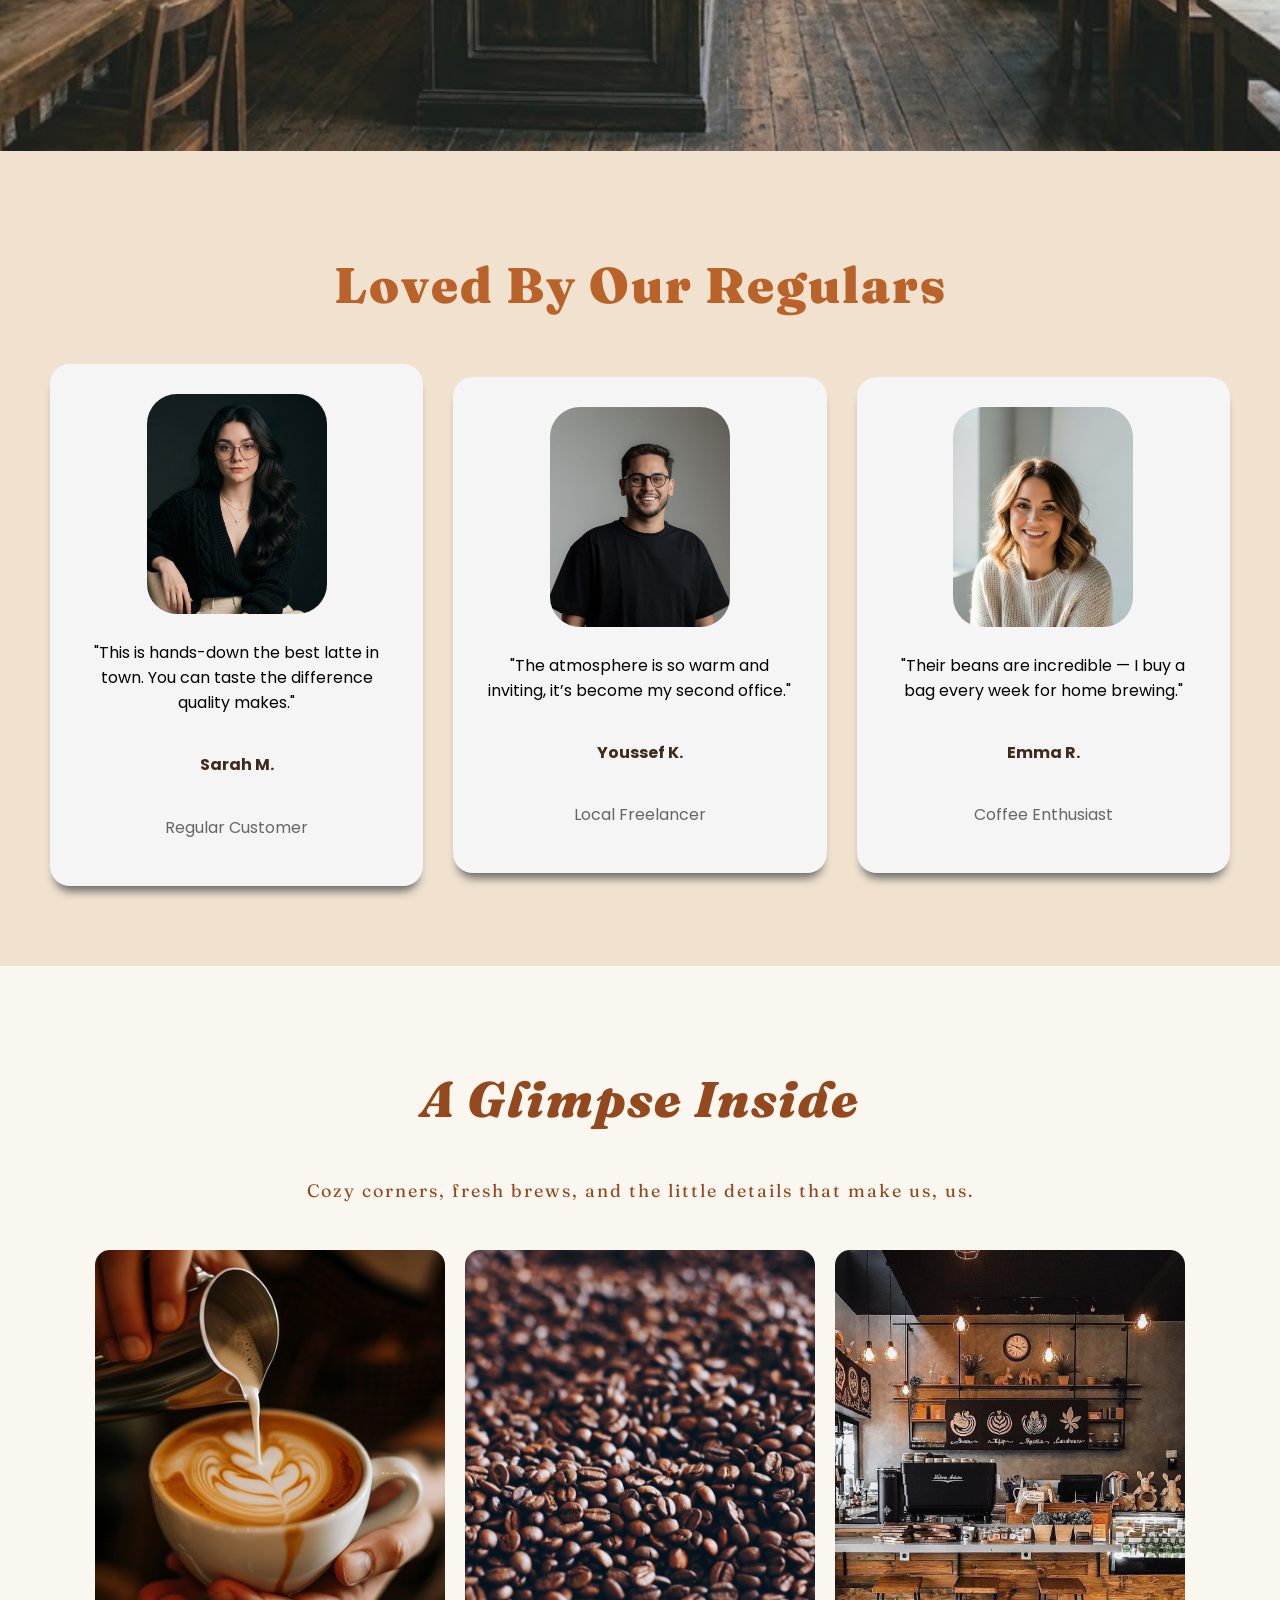
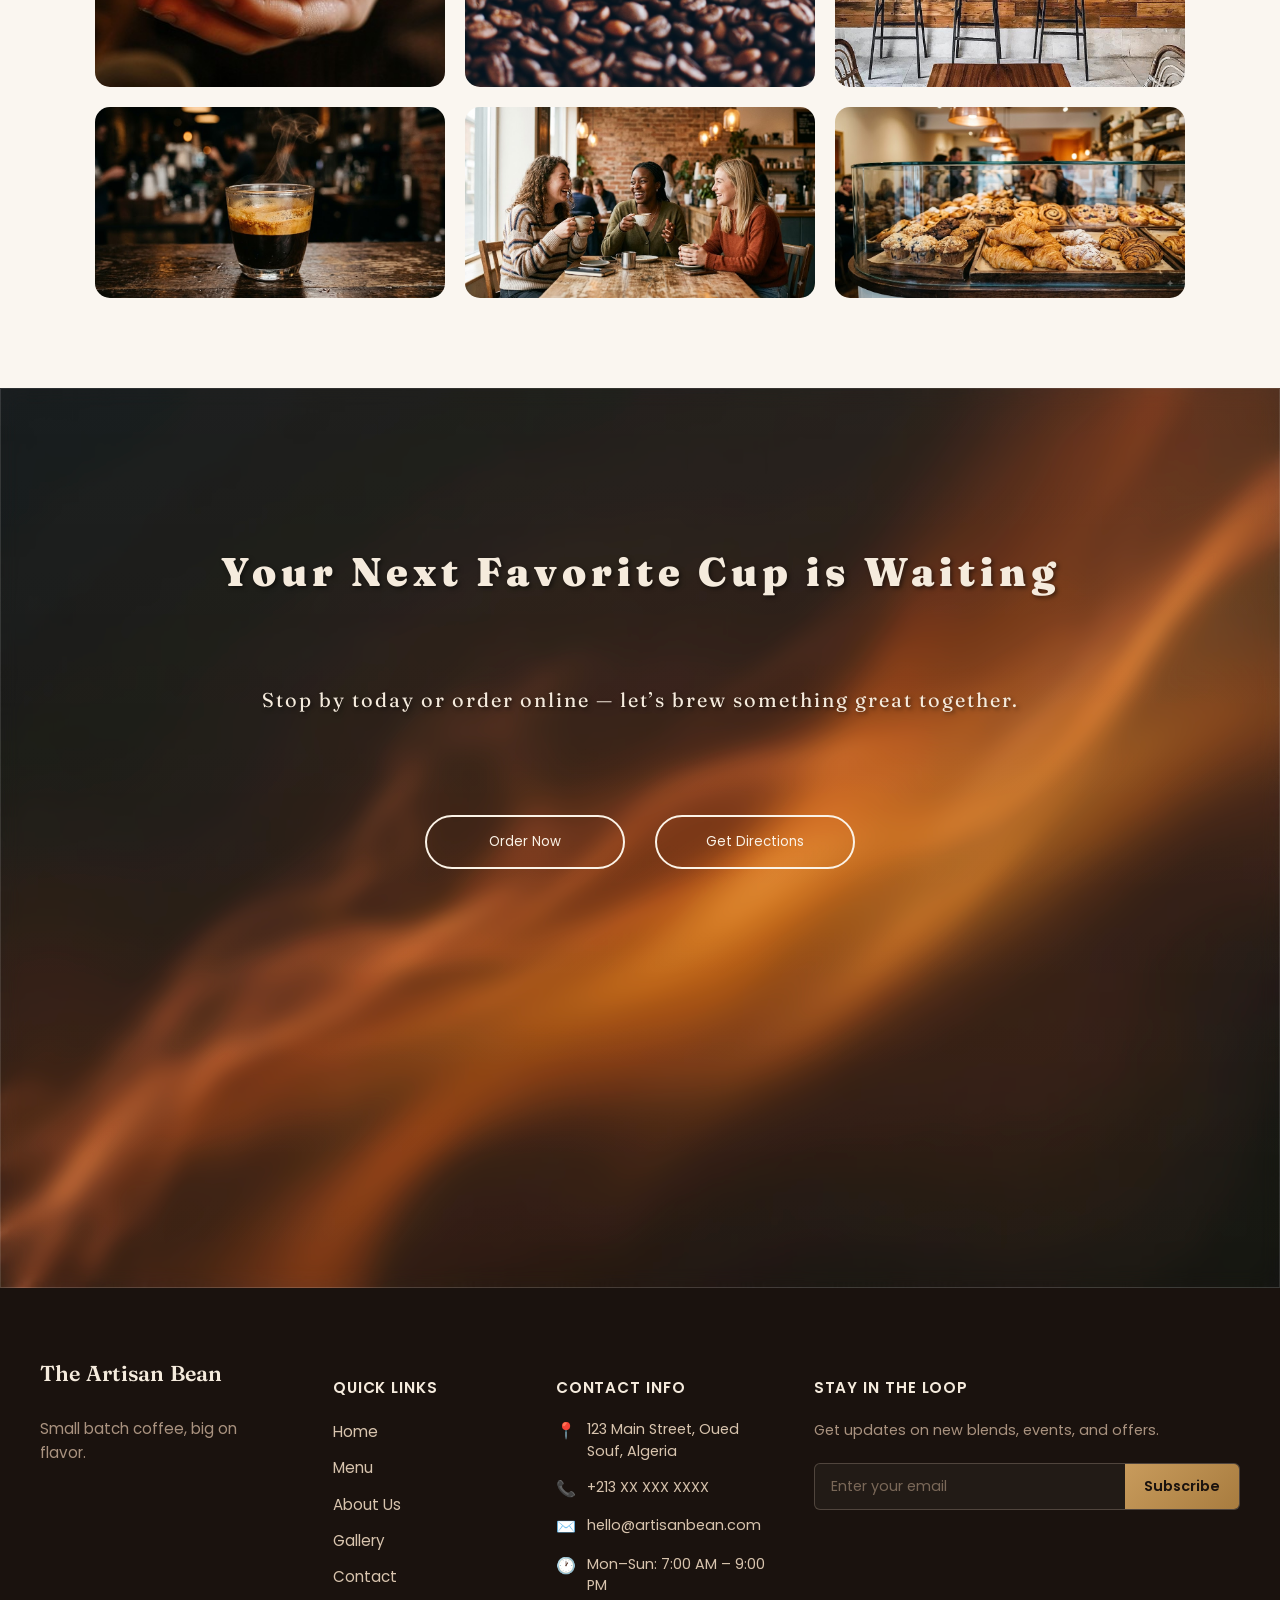
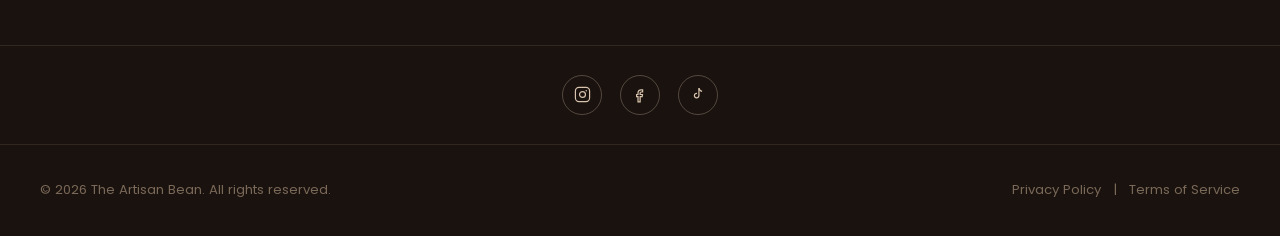
<file: The Arisan Bean.html>
<!DOCTYPE html>
<html lang="en">
<head>
    <meta charset="UTF-8">
    <meta name="viewport" content="width=device-width, initial-scale=1.0">
    <title>The Artisan Bean | Small Batch Coffee & Roastery</title>
    <link rel="stylesheet" href="The Arisan Bean.css">
    <link rel="preconnect" href="https://fonts.gstatic.com" crossorigin>
    <link href="https://fonts.googleapis.com/css2?family=Fraunces:ital,opsz,wght@0,9..144,100..900;1,9..144,100..900&family=Poppins:ital,wght@0,100;0,200;0,300;0,400;0,500;0,600;0,700;0,800;0,900;1,100;1,200;1,300;1,400;1,500;1,600;1,700;1,800;1,900&display=swap" rel="stylesheet">
</head>
<body>
    <header>
        <div id="logo">
            <a href="#">
                <img src="logo.png" alt="The Artisan Bean Logo" class="logo-image" >
            </a>
        </div>
        <ul>
            <li><a href="#">Home</a></li>
            <li><a href="#menu">Menu</a></li>
            <li><a href="#about">About Us</a></li>
            <li><a href="#gallery">Gallery</a></li>
            <li><a href="#pre-footer">Contact</a></li>
        </ul>
        <button class="order-online-button">Order Online</button>
    </header>
    <main class="hero-section">
        <div class="hero-content">
            <div class="hero-text">
                <p class="hero-text-1"> SMALL BATCH · LOCALLY ROASTED</p>
                <h1 class="hero-text-2">Crafted Coffee, Brewed with Purpose</h1>
                <p class="hero-text-3">
                    From bean to cup, every pour at The Artisan Bean is a small act of craftsmanship — ethically sourced, freshly roasted, and made just for you.
                </p>
            </div>
            <div class="hero-buttons">
                <button class="view-our-menu-button" href="#menu"><a id="menuu" href ="#menu">View Our Menu</a></button>
                <button class="find-our-location-button">Find Our Location</button>
            </div>
            <a href="#features" class="scroll-indicator">
                <span class="arrow">↓</span>
            </a>
        </div>
    </main>
    <section id="features">
        <div class="feature-content">
            <h1 class="feat-text-1">WHY THE ARISAN BEAN?</h1>
            <h2 class="feat-text-2">More than just a cup of coffee</h2>
            <p class="feat-text-3">
                We believe great coffee starts long before it reaches your hands — it starts with the farmer, the roast, and the care in every step.
            </p>
            <div class="feature-cards">
                <div class="feature-card feature-card-1">
                    <svg  class="card-1-icon" fill="#D9A441" viewBox="0 0 64 64" version="1.1" xmlns="http://www.w3.org/2000/svg" xmlns:xlink="http://www.w3.org/1999/xlink" xml:space="preserve" xmlns:serif="http://www.serif.com/" style="fill-rule:evenodd;clip-rule:evenodd;stroke-linejoin:round;stroke-miterlimit:2;"><g id="SVGRepo_bgCarrier" stroke-width="0"></g><g id="SVGRepo_tracerCarrier" stroke-linecap="round" stroke-linejoin="round"></g><g id="SVGRepo_iconCarrier"> <g transform="matrix(1,0,0,1,-1152,-256)"> <rect id="Icons" x="0" y="0" width="1280" height="800" style="fill:none;"></rect> <g id="Icons1" serif:id="Icons"> <g id="Strike"> </g> <g id="H1"> </g> <g id="H2"> </g> <g id="H3"> </g> <g id="list-ul"> </g> <g id="hamburger-1"> </g> <g id="hamburger-2"> </g> <g id="list-ol"> </g> <g id="list-task"> </g> <g id="trash"> </g> <g id="vertical-menu"> </g> <g id="horizontal-menu"> </g> <g id="sidebar-2"> </g> <g id="Pen"> </g> <g id="Pen1" serif:id="Pen"> </g> <g id="clock"> </g> <g id="external-link"> </g> <g id="hr"> </g> <g id="info"> </g> <g id="warning"> </g> <g id="plus-circle"> </g> <g id="minus-circle"> </g> <g id="vue"> </g> <g id="cog"> </g> <g id="logo"> </g> <g id="radio-check"> </g> <g id="eye-slash"> </g> <g id="eye"> </g> <g id="toggle-off"> </g> <g id="shredder"> </g> <g id="spinner--loading--dots-" serif:id="spinner [loading, dots]"> </g> <g id="react"> </g> <g id="check-selected"> </g> <g id="turn-off"> </g> <g id="code-block"> </g> <g id="user"> </g> <g id="coffee-bean"> </g> <g transform="matrix(0.638317,0.368532,-0.368532,0.638317,785.021,-208.975)"> <g id="coffee-beans"> <g id="coffee-bean1" serif:id="coffee-bean"> </g> </g> </g> <g id="coffee-bean-filled" transform="matrix(0.866025,0.5,-0.5,0.866025,717.879,-387.292)"> <g transform="matrix(1,0,0,1,0,-0.699553)"> <path d="M737.673,328.231C738.494,328.056 739.334,328.427 739.757,329.152C739.955,329.463 740.106,329.722 740.106,329.722C740.106,329.722 745.206,338.581 739.429,352.782C737.079,358.559 736.492,366.083 738.435,371.679C738.697,372.426 738.482,373.258 737.89,373.784C737.298,374.31 736.447,374.426 735.735,374.077C730.192,371.375 722.028,365.058 722.021,352C722.015,340.226 728.812,330.279 737.673,328.231Z"></path> </g> <g transform="matrix(-1,0,0,-1,1483.03,703.293)"> <path d="M737.609,328.246C738.465,328.06 739.344,328.446 739.785,329.203C739.97,329.49 740.106,329.722 740.106,329.722C740.106,329.722 745.206,338.581 739.429,352.782C737.1,358.507 736.503,365.948 738.383,371.527C738.646,372.304 738.415,373.164 737.796,373.703C737.177,374.243 736.294,374.356 735.56,373.989C730.02,371.241 722.028,364.92 722.021,352C722.016,340.255 728.779,330.328 737.609,328.246Z"></path> </g> </g> <g transform="matrix(0.638317,0.368532,-0.368532,0.638317,913.062,-208.975)"> <g id="coffee-beans-filled"> <g id="coffee-bean2" serif:id="coffee-bean"> </g> </g> </g> <g id="clipboard"> </g> <g transform="matrix(1,0,0,1,128.011,1.35415)"> <g id="clipboard-paste"> </g> </g> <g id="clipboard-copy"> </g> <g id="Layer1"> </g> </g> </g> </g></svg>                    
                    <h3 class="card-1-title">Ethically Sourced Beans</h3>
                    <p class="card-1-decription">
                        We partner directly with small farms around the world, ensuring fair trade and sustainable growing practices in every batch.
                    </p>
                </div>
                <div class="feature-card feature-card-2">
                    <svg class="card-2-icon" viewBox="0 0 24 24" fill="none" xmlns="http://www.w3.org/2000/svg" stroke="#D9A441"><g id="SVGRepo_bgCarrier" stroke-width="0"></g><g id="SVGRepo_tracerCarrier" stroke-linecap="round" stroke-linejoin="round"></g><g id="SVGRepo_iconCarrier"> <path d="M20 15.0002C20 19.2547 17.3819 21.1216 15.3588 21.7512C14.9274 21.8854 14.6438 21.3825 14.9019 21.0116C15.7823 19.7464 16.8 17.8161 16.8 16.0002C16.8 14.0496 15.1559 11.7467 13.8721 10.3263C13.5786 10.0016 13.0667 10.2164 13.0507 10.6539C12.9976 12.1031 12.7689 14.042 11.7828 15.5616C11.6241 15.8062 11.2872 15.8264 11.1063 15.5977C10.7982 15.208 10.4901 14.7267 10.182 14.3464C10.016 14.1416 9.71604 14.1388 9.52461 14.32C8.77825 15.0267 7.73333 16.1288 7.73333 17.5002C7.73333 18.4301 8.0936 19.405 8.50007 20.1893C8.72368 20.6208 8.32607 21.1402 7.89573 20.9144C6.11307 19.9789 4 18.0838 4 15.0002C4 11.8538 8.31029 7.49503 9.95605 3.37712C10.2157 2.72733 11.0161 2.42199 11.5727 2.84603C14.9439 5.41409 20 10.3783 20 15.0002Z" fill="#D9A441"></path> </g></svg>                    
                    <h3 class="card-2-title">Roasted In-House</h3>
                    <p class="card-2-decription">
                        Our beans are roasted fresh in small batches every week, so every cup you drink is at peak flavor.
                    </p>
                </div>
                <div class="feature-card feature-card-3">
                    <svg class="card-3-icon" fill="#D9A441" viewBox="0 0 32 32" version="1.1" xmlns="http://www.w3.org/2000/svg"><g id="SVGRepo_bgCarrier" stroke-width="0"></g><g id="SVGRepo_tracerCarrier" stroke-linecap="round" stroke-linejoin="round"></g><g id="SVGRepo_iconCarrier"> <title>hands-holding</title> <path d="M30.773 11.9c-0.010-0.331-0.020-0.662-0.023-0.994-0.020-1.584-0.084-2.878-0.207-4.073-0.059-0.623-0.147-1.18-0.267-1.724l0.017 0.092c-0.071-0.439-0.238-0.83-0.478-1.164l0.006 0.008c-0.091-0.112-0.211-0.197-0.35-0.242l-0.005-0.001c-0.304-0.126-0.657-0.2-1.028-0.2-0.531 0-1.027 0.151-1.447 0.413l0.012-0.007c-0.697 0.541-1.165 1.35-1.249 2.27l-0.001 0.013-0.51 5.007c-0.292-0.154-0.638-0.245-1.006-0.245-0.861 0-1.606 0.497-1.963 1.221l-0.006 0.013-1.553 2.693-2.953 2.821c-0.051 0.048-0.095 0.103-0.13 0.164l-0.002 0.003-0.832 1.44-0.431-0.249c-0.015-0.009-0.033-0.008-0.049-0.016-0.093-0.046-0.203-0.073-0.319-0.073s-0.227 0.027-0.324 0.076l0.004-0.002c-0.015 0.007-0.032 0.007-0.047 0.015l-0.082 0.047-0.014 0.008-0.335 0.193-0.831-1.44c-0.037-0.064-0.081-0.119-0.132-0.167l-0-0-2.953-2.821-1.556-2.693c-0.303-0.565-0.812-0.986-1.424-1.168l-0.017-0.004c-0.16-0.044-0.345-0.070-0.535-0.070-0.366 0-0.71 0.094-1.009 0.259l0.011-0.005-0.507-4.996c-0.084-0.937-0.553-1.75-1.246-2.289l-0.007-0.005c-0.408-0.255-0.903-0.406-1.434-0.406-0.37 0-0.723 0.073-1.045 0.207l0.018-0.007c-0.144 0.046-0.265 0.131-0.354 0.242l-0.001 0.001c-0.241 0.337-0.411 0.74-0.48 1.177l-0.002 0.016c-0.1 0.442-0.185 0.987-0.237 1.541l-0.004 0.055c-0.124 1.197-0.189 2.491-0.207 4.072-0.004 0.327-0.014 0.654-0.023 0.982-0.019 0.315-0.030 0.682-0.030 1.053 0 0.701 0.039 1.393 0.116 2.074l-0.008-0.083c0.358 2.481 1.584 4.625 3.354 6.157l0.013 0.011c1.047 0.83 1.971 1.736 2.791 2.73l0.025 0.031-0.597 0.345c-0.226 0.132-0.375 0.374-0.375 0.65 0 0.138 0.037 0.268 0.102 0.379l-0.002-0.004 1.605 2.781c0.099 0.17 0.259 0.296 0.45 0.348l0.005 0.001c0.057 0.016 0.123 0.025 0.191 0.025 0.001 0 0.002 0 0.003 0h-0c0.001 0 0.001 0 0.002 0 0.137 0 0.266-0.037 0.377-0.102l-0.004 0.002 6.756-3.901 6.753 3.901c0.107 0.063 0.236 0.1 0.373 0.1 0.001 0 0.001 0 0.002 0h-0c0.001 0 0.002 0 0.004 0 0.067 0 0.133-0.009 0.195-0.027l-0.005 0.001c0.196-0.053 0.357-0.179 0.455-0.346l0.002-0.004 1.605-2.781c0.063-0.108 0.1-0.237 0.1-0.375 0-0.277-0.15-0.518-0.372-0.648l-0.004-0.002-0.597-0.344c0.852-1.032 1.782-1.943 2.8-2.749l0.038-0.029c1.772-1.54 2.989-3.678 3.336-6.096l0.006-0.053c0.070-0.599 0.11-1.292 0.11-1.995 0-0.365-0.011-0.727-0.032-1.087l0.002 0.050zM5.624 19.943c-1.492-1.313-2.521-3.121-2.827-5.166l-0.006-0.047c-0.061-0.538-0.095-1.162-0.095-1.794 0-0.353 0.011-0.703 0.032-1.050l-0.002 0.048c0.011-0.337 0.021-0.674 0.024-1.011 0.017-1.534 0.080-2.784 0.199-3.934 0.051-0.554 0.128-1.050 0.235-1.536l-0.015 0.082c0.026-0.118 0.059-0.263 0.098-0.379 0.099-0.030 0.213-0.048 0.331-0.048 0.207 0 0.401 0.054 0.569 0.148l-0.006-0.003c0.334 0.296 0.556 0.714 0.595 1.183l0 0.007 0.713 7.020c0.012 0.111 0.046 0.213 0.099 0.302l-0.002-0.004 0.402 0.696 2.815 4.877c0.131 0.232 0.375 0.385 0.655 0.385 0.414 0 0.75-0.336 0.75-0.75 0-0.142-0.040-0.275-0.108-0.389l0.002 0.003-2.815-4.877c-0.316-0.549-0.129-0.918 0.153-1.080 0.276-0.163 0.694-0.141 1.011 0.408l1.609 2.786c0.037 0.064 0.081 0.119 0.131 0.167l0 0 2.953 2.822 0.777 1.346-5.111 2.95c-0.939-1.187-1.979-2.226-3.129-3.133l-0.040-0.030zM22.854 26.611l-6.475-3.74c-0.016-0.009-0.034-0.009-0.051-0.017-0.058-0.030-0.126-0.053-0.198-0.066l-0.004-0.001c-0.025-0.003-0.054-0.006-0.084-0.006h-0c-0.014-0.001-0.030-0.001-0.046-0.001-0.053 0-0.105 0.006-0.155 0.016l0.005-0.001c-0.037 0.010-0.069 0.020-0.099 0.032l0.005-0.002c-0.046 0.011-0.085 0.024-0.123 0.040l0.005-0.002-6.488 3.746-0.855-1.48 7.711-4.451 7.709 4.451zM29.207 14.73c-0.307 2.082-1.327 3.884-2.799 5.185l-0.009 0.008c-1.198 0.943-2.245 1.989-3.161 3.144l-0.030 0.039-5.111-2.95 0.778-1.346 2.953-2.822c0.051-0.048 0.095-0.103 0.131-0.164l0.002-0.003 1.605-2.786c0.111-0.221 0.3-0.39 0.53-0.473l0.007-0.002c0.047-0.013 0.102-0.020 0.158-0.020 0.117 0 0.227 0.032 0.322 0.088l-0.003-0.002c0.281 0.162 0.469 0.531 0.15 1.080l-2.814 4.877c-0.064 0.108-0.102 0.238-0.102 0.378 0 0.415 0.336 0.751 0.751 0.751 0.278 0 0.52-0.151 0.65-0.375l0.002-0.004 3.215-5.573c0.052-0.086 0.087-0.187 0.097-0.296l0-0.003 0.717-7.032c0.044-0.468 0.261-0.879 0.586-1.172l0.002-0.001c0.163-0.093 0.359-0.148 0.567-0.148 0.118 0 0.232 0.018 0.34 0.051l-0.008-0.002c0.035 0.106 0.072 0.244 0.101 0.384l0.005 0.026c0.089 0.395 0.164 0.881 0.209 1.375l0.003 0.047c0.117 1.147 0.182 2.397 0.199 3.935 0.004 0.341 0.014 0.682 0.023 1.023 0.020 0.3 0.031 0.65 0.031 1.002 0 0.628-0.035 1.247-0.104 1.857l0.007-0.075z"></path> </g></svg>
                    <h3 class="card-3-title">Handcrafted with Care</h3>
                    <p class="card-3-decription">
                        Every drink is made to order by our skilled baristas, blending precision with a genuine love for the craft.
                    </p>
                </div>
                <div class="feature-card feature-card-4">
                    <svg class="card-4-icon"  version="1.1" id="_x32_" xmlns="http://www.w3.org/2000/svg" xmlns:xlink="http://www.w3.org/1999/xlink" viewBox="0 0 512 512" xml:space="preserve" fill="#D9A441"><g id="SVGRepo_bgCarrier" stroke-width="0"></g><g id="SVGRepo_tracerCarrier" stroke-linecap="round" stroke-linejoin="round"></g><g id="SVGRepo_iconCarrier"> <style type="text/css"> .st0{fill:#D9A441;} </style> <g> <path class="st0" d="M476.188,24.146c-6.748-3.504-60.728,38.022-185.304,67.086C230.347,105.355,62.5,153.527,65.286,392.815 L0,431.218l20.338,35.598c63.073-40.692,236.014-120.042,409.766-323.621c0,0-26.875,134.419-334.096,311.056 c103.685,53.758,249.604,53.758,360.979-76.806C568.346,246.888,476.188,24.146,476.188,24.146z"></path> </g> </g></svg>
                    <h3 class="card-4-title">Community & Sustainability</h3>
                    <p class="card-4-decription">
                        From compostable cups to local partnerships, we’re committed to giving back to the community we brew for.
                    </p>
                </div>
            </div>
        </div>
    </section>
    <section id="menu">
        <div class="menu-content">
            <h1 class="menu-text-1">OUR SIGNATURES</h1>
            <h2 class="menu-text-2">Handpicked Favorites</h2>
            <p class="menu-text-3">
                A taste of what’s brewing — explore a few of our most-loved drinks and bites.
            </p>
            <div class="menu--arrow">
                <div class="menu-cards">
                <div class="menu-card-1">
                    <img src="Classic Espresso.jpg" alt="classic espresso image" id="classic-espresso-img">
                    <h3 class="classic-espresso-name">Classic Espresso</h3>
                    <p class="classic-espresso-description">
                        Bold, rich, and smooth, pulled to perfection.
                    </p>
                    <h5 class="classic-espresso-price">$3.50</h5>
                </div>
                <div class="menu-card-2">
                    <img src="Artisan Cappuccino.jpg" alt="Artisan Cappuccino image" id="artisan-cappuccino-img">
                    <h3 class="artisan-cappuccino-name">Artisan Cappuccino</h3>
                    <p class="artisan-cappuccino-description">
                        Velvety steamed milk over a double shot, dusted with cocoa.
                    </p>
                    <h5 class="artisan-cappuccino-price">$4.75</h5>
                </div>
                <div class="menu-card-3">
                    <img src="Caramel Sea Salt Latte.jpg" alt="Caramel Sea Salt Latte" id="caramel-sea-salt-latte">
                    <h3 class="caramel-sea-salt-latte-name">Caramel Sea Salt Latte</h3>
                    <p class="caramel-sea-salt-latte-description">
                        Our signature latte with house caramel and a pinch of sea salt.
                    </p>
                    <h5 class="caramel-sea-salt-latte-price">$5.25</h5>
                </div>
                <div class="menu-card-4">
                    <img src="Almond Butter Croissant.jpg" alt="Almond Butter Croissant" id="almond-butter-croissant">
                    <h3 class="almond-butter-croissant-name">Almond Butter Croissant</h3>
                    <p class="almond-butter-croissant-description">
                        Buttery, flaky, and filled with roasted almond cream.
                    </p>
                    <h5 class="almond-butter-croissant-price">$4.00</h5>
                </div>
            </div>
            <span class="see-full-menu-arrow">See Full Menu →</span>
            </div>
        </div>
    </section>
    <section id="about">
        <div class="about-content">
        <h1 class="about-text-1">OUR STORY</h1>
        <h2 class="about-text-2">Where Passion Meets the Perfect Roast</h2>
        <p class="about-text-3">
            The Artisan Bean started with a simple idea: coffee should be an experience, not just a routine. What began as a small roasting corner has grown into a neighborhood favorite — a place to slow down, connect, and savor something made with intention. Every cup carries our story, one roast at a time.
        </p>
        <button class="learn-more-about-us-button">Learn More About Us</button>
        </div>
    </section>
    <section id="testimonials">
        <div class="testimonials-content">
            <h2 class="testimonials-text-1">Loved By Our Regulars</h2>
            <div class="testimonials-cards">
                <div class="testimonials-card-1">
                    <img class="testimonials-card-1-avatar" src="Sarah M.jpg" alt="sarah m.">
                    <p id="card-1-text-1">"This is hands-down the best latte in town. You can taste the difference quality makes."</p>
                    <h4 id="card-1-text-2">Sarah M.</h4>
                    <p id="card-1-text-3">Regular Customer</p>
                </div>
                <div class="testimonials-card-2">
                    <img class="testimonials-card-2-avatar" src="Youssef K.jpg" alt="youssef k.">
                    <p id="card-2-text-1">"The atmosphere is so warm and inviting, it’s become my second office."</p>
                    <h4 id="card-2-text-2">Youssef K.</h4>
                    <p id="card-2-text-3">Local Freelancer</p>
                </div>
                <div class="testimonials-card-3">
                    <img class="testimonials-card-1-avatar" src="Emma R.jpg" alt="sarah m.">
                    <p id="card-3-text-1">"Their beans are incredible — I buy a bag every week for home brewing."</p>
                    <h4 id="card-3-text-2">Emma R.</h4>
                    <p id="card-3-text-3">Coffee Enthusiast</p>
                </div>
            </div>
        </div>
    </section>
    <section id="gallery">
        <div class="gallery-centent">
            <h2 class="gallery-text-1">A Glimpse Inside</h2>
            <p class="gallery-text-2">Cozy corners, fresh brews, and the little details that make us, us.</p>
            <div class="img-grid">
                <img class="img-1" src="img-1.jpg" alt="Barista pouring latte art">
                <img class="img-2" src="img-2.jpg" alt="Close-up of roasted coffee beans">
                <img class="img-3" src="img-3.jpg" alt="Cafe interior seating area">
                <img class="img-4" src="img-4.jpg" alt="Pastry display counter">
                <img class="img-5" src="img-5.jpg" alt="Steam rising from a fresh espresso shot">
                <img class="img-6" src="img-6.jpg" alt="Customers enjoying coffee at a wooden table">
            </div>
        </div>
    </section>
    <section id="pre-footer">
        <div class="pre-footer-content">
            <h2 class="pre-footer-text-1">Your Next Favorite Cup is Waiting</h2>
            <p class="pre-footer-text-2">Stop by today or order online — let’s brew something great together.</p>
            <div class="pre-footer-buttons">
                <button class="order-now-button">Order Now</button>
                <button class="get-directions-button">Get Directions</button>
            </div>
        </div>
    </section>
    <!-- Footer -->
<footer class="site-footer">
  <div class="footer-top">
    <div class="footer-container">

      <!-- Column 1: Brand -->
      <div class="footer-col footer-brand">
        <a href="#" class="footer-logo">
          <span class="footer-logo-text">The Artisan Bean</span>
        </a>
        <p class="footer-tagline">Small batch coffee, big on flavor.</p>
      </div>

      <!-- Column 2: Quick Links -->
      <div class="footer-col">
        <h3 class="footer-heading">Quick Links</h3>
        <ul class="footer-links">
          <li><a href="#home">Home</a></li>
          <li><a href="#menu">Menu</a></li>
          <li><a href="#about">About Us</a></li>
          <li><a href="#gallery">Gallery</a></li>
          <li><a href="#contact">Contact</a></li>
        </ul>
      </div>

      <!-- Column 3: Contact Info -->
      <div class="footer-col">
        <h3 class="footer-heading">Contact Info</h3>
        <ul class="footer-contact">
          <li>
            <span class="footer-icon" aria-hidden="true">📍</span>
            <span>123 Main Street, Oued Souf, Algeria</span>
          </li>
          <li>
            <span class="footer-icon" aria-hidden="true">📞</span>
            <a href="tel:+213XXXXXXXXX">+213 XX XXX XXXX</a>
          </li>
          <li>
            <span class="footer-icon" aria-hidden="true">✉️</span>
            <a href="mailto:hello@artisanbean.com">hello@artisanbean.com</a>
          </li>
          <li>
            <span class="footer-icon" aria-hidden="true">🕐</span>
            <span>Mon–Sun: 7:00 AM – 9:00 PM</span>
          </li>
        </ul>
      </div>

      <!-- Column 4: Newsletter -->
      <div class="footer-col footer-newsletter">
        <h3 class="footer-heading">Stay in the Loop</h3>
        <p class="footer-newsletter-text">Get updates on new blends, events, and offers.</p>
        <form class="footer-newsletter-form" action="#" method="POST">
          <label for="footer-email" class="visually-hidden">Email address</label>
          <input
            type="email"
            id="footer-email"
            name="email"
            placeholder="Enter your email"
            required
          >
          <button type="submit">Subscribe</button>
        </form>
      </div>

    </div>
  </div>

  <!-- Social icons row -->
  <div class="footer-social">
    <div class="footer-container footer-social-inner">
      <a href="#" class="social-icon" aria-label="Instagram">
        <svg viewBox="0 0 24 24" fill="none" stroke="currentColor" stroke-width="1.7">
          <rect x="2" y="2" width="20" height="20" rx="5"/>
          <circle cx="12" cy="12" r="4.2"/>
          <circle cx="17.3" cy="6.7" r="1.1" fill="currentColor" stroke="none"/>
        </svg>
      </a>
      <a href="#" class="social-icon" aria-label="Facebook">
        <svg viewBox="0 0 24 24" fill="none" stroke="currentColor" stroke-width="1.7">
          <path d="M15 8.5h-2c-.8 0-1.5.7-1.5 1.5v2h3.3l-.5 3H11.5v7.5h-3V15h-2v-3h2v-2.3C8.5 7.2 10 5.5 12.6 5.5H15v3z"/>
        </svg>
      </a>
      <a href="#" class="social-icon" aria-label="TikTok">
        <svg viewBox="0 0 24 24" fill="none" stroke="currentColor" stroke-width="1.7">
          <path d="M14 3v10.5a3.2 3.2 0 1 1-2.6-3.15"/>
          <path d="M14 3c.35 2.4 2.1 4.15 4.5 4.5"/>
        </svg>
      </a>
    </div>
  </div>

  <!-- Bottom bar -->
  <div class="footer-bottom">
    <div class="footer-container footer-bottom-inner">
      <p>&copy; 2026 The Artisan Bean. All rights reserved.</p>
      <div class="footer-legal">
        <a href="#">Privacy Policy</a>
        <span class="footer-divider">|</span>
        <a href="#">Terms of Service</a>
      </div>
    </div>
  </div>
</footer>
    <script>
        const cards = document.querySelectorAll('.feature-card');
        const revealCards = () => {
            cards.forEach((card, index) => {
                const cardTop = card.getBoundingClientRect().top;
                if (cardTop < window.innerHeight - 80) {
                    setTimeout(() => {
                        card.classList.add('show');
                    }, index * 140);
                }
            });
        };
        window.addEventListener('scroll', revealCards);
        window.addEventListener('load', revealCards);
    </script>
</body>
</html>
</file>
<file: The Arisan Bean.css>
html {scroll-behavior: smooth;}
body {
    margin: 0;
    padding: 0;
}
html,
body {
    overflow-x: hidden;
}
header {
    width: 100%;
    background-color: #FBF3E7;
    display: flex;
    align-items: center;
    justify-content: space-between;
    padding: 15px 40px;
    box-sizing: border-box;
    position: sticky;
    z-index: 100;
}
.logo-image {
    width: 300px;
    height: 55px;
    object-fit: cover;
    margin: 0;
    padding: 0;
}
.logo-image:hover {
    transform: scale(1.05);
    transition: transform 0.3s ease-in-out;
    cursor: pointer;
}
.logo-image:active {
    transform: scale(0.95);
    transition: transform 0.1s ease-in-out;
}
ul{
    list-style-type: none;
    display: flex;
    margin: 0;
    padding: 0;
    gap: 25px;
}
li a {
    text-decoration: none;
    color: #2E1D14;
    font-family: 'Poppins', sans-serif;
}
li a:hover {
    color: #B9622A;
    transition: color 0.3s ease-in-out;
    text-decoration: underline;
    transition: text-decoration 0.3s ease-in-out;
}
.order-online-button {
    background-color: #B9622A;
    color: #FBF3E7;
    border: none;
    padding: 10px 20px;
    font-family: 'Poppins', sans-serif;
    cursor: pointer;
    border-radius: 10px;
    transition: background-color 0.3s ease-in-out;
}
.order-online-button:hover {
    background-color: #2E1D14;
    transition: background-color 0.3s ease-in-out;
}
.order-online-button{
    position: relative;
    overflow: hidden;
}

.order-online-button::before {
    content: "";
    position: absolute;
    top: 0;
    left: -100%;
    width: 50%;
    height: 100%;
    background: rgba(255, 255, 255, 0.4);
    transform: skewX(-20deg);
}

.order-online-button:hover::before {
    left: 150%;
    transition: 0.6s;
} 
main {
    padding: 20px 40px;
    box-sizing: border-box;
    margin: 0;
    padding-top: 100px;
    background-image: url('hero-background-image.jpg');
    background-size: cover;
    background-position: center;
    width: 100%;
    height: 100vh;
    opacity: 0.9;
}
.hero-text-1 {
    color: #FBF3E7;
    font-family: 'Fraunces', serif;
    font-size: 15px;
    font-weight: 290;
    line-height: 1.5;
    letter-spacing: 2px;
}
.hero-text-2 {
    color: #FBF3E7;
    font-family: 'Fraunces', serif;
    font-size: 50px;
    font-weight: 900;
    line-height: 1.5;
    letter-spacing: 2px;
    width: 700px;
    text-align: left;
}
.hero-text-3 {
    color: #FBF3E7;
    font-family: 'Fraunces', serif;
    font-size: 15px;
    font-weight: 290;
    line-height: 1.5;
    letter-spacing: 2px;
    width: 500px;
    margin-bottom: 40px;
}
.hero-text-1, .hero-text-2, .hero-text-3 {
    text-shadow: 2px 2px 4px rgba(0, 0, 0, 0.5);
}
.hero-buttons {
    margin-top: 50px;
    display: flex;
    gap: 30px;
}
.view-our-menu-button  {
    background-color: #B9622A;
    color: #FBF3E7;
    border: none;
    padding: 10px 20px;
    font-family: 'Poppins', sans-serif;
    cursor: pointer;
    border-radius: 40px;
    transition: background-color 0.3s ease-in-out;    
}
.view-our-menu-button:hover  , #menuu:hover {
    background-color: #FBF3E7;
    color:#2E1D14;
    transition: background-color 0.3s ease-in-out;
}
#menuu {
    text-decoration: none;
    color: #FBF3E7;

}
.view-our-menu-button , .find-our-location-button {
    width: 200px;
}
.find-our-location-button {
    background-color: transparent;
    border: 2px solid #FBF3E7;
    color: #FBF3E7;
    border-radius: 40px;
    transition: background-color 0.3s ease-in-out;
    padding: 10px 20px;
    font-family: 'Poppins', sans-serif;

}
.find-our-location-button:hover {
    color: #FBF3E7;
    cursor: pointer;
    transition: cursor 0.3s ease-in-out;
}

.find-our-location-button{
    position: relative;
    overflow: hidden;
}

.find-our-location-button::before {
    content: "";
    position: absolute;
    top: 0;
    left: -100%;
    width: 50%;
    height: 100%;
    background: rgba(255, 255, 255, 0.4);
    transform: skewX(-20deg);
}

.find-our-location-button:hover::before {
    left: 150%;
    transition: 0.6s;
} 
.scroll-indicator {
    position: absolute;
    bottom: 40px;
    left: 50%;
    transform: translateX(-50%);
    display: inline-flex;
    align-items: center;
    justify-content: center;
    gap: 8px;
    color: white;
    font-family: 'Poppins', sans-serif;
    font-size: 14px;
    font-weight: 300;
    letter-spacing: 1.5px;
    text-decoration: none;
    text-transform: uppercase;
    opacity: 0.95;
    margin-top: 0; /* remove margin-top, not needed anymore */

}
.scroll-indicator:hover {
    color: whitesmoke;
    transition: color 0.3s ease-in-out;
}
.scroll-indicator .arrow {
    display: inline-block;
    font-size: 24px;
    line-height: 1;
    margin-top: 4px;
    color: #FBF3E7;
    transform: translateY(1px);
    animation: arrow-bounce 1.4s infinite ease-in-out;
}

@keyframes arrow-bounce {
    0%, 100% {
        transform: translateY(1px);
    }
    50% {
        transform: translateY(6px);
    }
}
#features {
    background-color: #F0E2CE;
    box-sizing: border-box;
    margin: 0;
    padding-top: 55px;
    padding-right: 50px;
    padding-left: 50px;
    padding-bottom: 80px;
    position: relative;
    z-index: 1;
    margin-top: -10px;
}
#features::after {
  content: "";
  position: absolute;
  bottom: 0;
  left: 0;
  width: 100%;
  height: 120px; /* height of the fade zone */
  background: linear-gradient(
    to bottom,
    transparent 0%,
    var(--menu-bg-color) 100%
  );
  pointer-events: none;
}
#features {
  background-color: #F0E3D3; /* your features bg color */
  background-image: linear-gradient(
    to bottom,
    transparent 0%,
    #FAF6F0 100%      /* the menu section's bg color */
  );
}
.feat-text-1 {
    color: #2E1D14;
    font-family: 'Fraunces', serif;
}
.feat-text-2  , .feat-text-3 {
    color: #93491D;
    font-family: 'Fraunces' , serif;
}
.feat-text-1 , .feat-text-2 , .feat-text-3 {
    letter-spacing: 2px;
}
.feat-text-3 {width: 700px}
.feature-cards {
    display: flex;
    justify-content: center;
    align-items: center;
    gap: 11px;
}
.card-1-icon , .card-2-icon , .card-3-icon , .card-4-icon {
    width: 60px;
    height: auto;
    object-fit: cover;
    display:flex;
    flex-direction: column;
    justify-content: center;
    align-items: center;
}
.feature-card-1 , .feature-card-2 , .feature-card-3 , .feature-card-4 {
    margin: 20px;
    padding: 20px;
    background-color: white;
    border-radius: 20px; 
    width: 800px;
    height: 300px;
    display: flex;
    flex-direction: column;
    justify-content: center;
    align-items: center;
    text-align: center;
    box-shadow: #B9622A 0px 10px 10px -5px;
    font-family: 'Poppins' , sans-serif;
}
.card-1-icon , .card-2-icon , .card-3-icon , .card-4-icon {
    margin-bottom: 12px;
}
.card-1-title , .card-2-title , .card-3-title , .card-4-title {
    color: #3F2A1D;
    margin: 0 0 8px 0;
}
.card-1-decription , .card-2-decription , .card-3-decription , .card-4-decription {
    margin: 0;
    color: #6b5b4a;
}
.feature-card {
    opacity: 0;
    transform: translateY(28px);
    transition: opacity 0.7s ease, transform 0.7s ease, box-shadow 0.3s ease;
}
.feature-card.show {
    opacity: 1;
    transform: translateY(0);
}
.feature-card:hover {
    transform: translateY(-8px) scale(1.01);
    box-shadow: 0 14px 24px rgba(185, 98, 42, 0.22);
}
#menu {
    background-color: #F0E3D3;
    box-sizing: border-box;
    margin: 0;
    padding-top: 55px;
    padding-right: 50px;
    padding-left: 50px;
    padding-bottom: 80px;
    position: relative;
    z-index: 1;
    margin-top: -10px;
    background-attachment: fixed;
    background-image: radial-gradient(rgba(201, 122, 61, 0.25) 1.5px, transparent 1px);
    background-size: 20px 20px;
}
#menu {
    position: relative;
    overflow: hidden;
}
.menu-text-1 {
    color: #2E1D14;
    font-family: 'Fraunces', serif;
}
.menu-text-2 , .menu-text-3 {
    color: #93491D;
    font-family: 'Fraunces' , serif;
}
.menu-cards {
    display: flex;
    justify-content: flex-start;
    align-items: stretch;
    width: 100%;
    max-width: 100%;
    overflow-x: auto;
    overflow-y: hidden;
    box-sizing: border-box;
    gap: 15px;
    padding: 10px 0 20px;
}
.menu--arrow {
    width: 100%;
    max-width: 100%;
    margin: 20px 0;
    padding: 20px 0;
    box-sizing: border-box;
}
#classic-espresso-img , #artisan-cappuccino-img , #caramel-sea-salt-latte , #almond-butter-croissant {
    width: 130px;
    height:130px;
    object-fit: cover;
    border-radius: 50%;
    display: flex;
    flex-direction: row;
    justify-content: center;
    align-items: center;
}
.menu-card-1,
.menu-card-2,
.menu-card-3,
.menu-card-4 {
    background-color: white;
    width: 250px;
    height: auto;
    padding: 20px;
    margin: 0;
    border-radius: 20px;
    display: flex;
    flex-direction: column;
    flex: 0 0 410px;
    box-sizing: border-box;
}
.see-full-menu-arrow {
    position:sticky;
    bottom: 40px;
    left: 50%;
    transform: translateX(-50%);
    display: inline-flex;
    align-items: center;
    justify-content: center;
    gap: 8px;
    font-family: 'Poppins', sans-serif;
    font-size: 14px;
    font-weight: 300;
    letter-spacing: 1.5px;
    text-decoration: none;
    text-transform: uppercase;
    opacity: 0.95;
    margin-top: 0; /* remove margin-top, not needed anymore */
    width: 250px;

}
.see-full-menu-arrow:hover {
    color: #6b5b4a;
    transition: color 0.3s ease-in-out;
    cursor: pointer;
}
.see-full-menu-arrow {
    display: inline-block;
    font-size: 24px;
    line-height: 1;
    margin-top: 4px;
    color: #2E1D14;
    transform: translateY(1px);
    animation: arrow-bounce 1.4s infinite ease-in-out;
}
.classic-espresso-price ,
.almond-butter-croissant-price ,
.caramel-sea-salt-latte-price,
.artisan-cappuccino-price
{
    font-family: 'Poppins' , sans-serif;
    color:#93491D;
}
.classic-espresso-name ,
.almond-butter-croissant-name ,
.caramel-sea-salt-latte-name,
.artisan-cappuccino-name
{
    font-family: 'Poppins' , sans-serif;
    color:#3F2A1D;
}
.classic-espresso-description ,
.almond-butter-croissant-description ,
.caramel-sea-salt-latte-description,
.artisan-cappuccino-description
{
    font-family: 'Poppins' , sans-serif;
    color:#6b5b4a;
}
#about {
    padding: 20px 40px;
    box-sizing: border-box;
    margin: 0;
    padding-top: 100px;
    background-image: url('about-background-image.jpg');
    background-size: cover;
    background-position: center;
    width: 100%;
    height: 100vh;
    opacity: 0.9;
}
.about-text-1 {
    color: whitesmoke;
    font-family: 'Fraunces', serif;
    font-size: 50px;
    font-weight: 900;
    line-height: 1.5;
    letter-spacing: 2px;
    font-style: oblique;
}
.about-text-2 {
    color: whitesmoke;
    font-family: 'Fraunces', serif;
    font-size: 30px;
    font-weight: 300;
    line-height: 1.5;
    letter-spacing: 2px;
    margin-bottom: 40px;
}
.about-text-3 {
    color: whitesmoke;
    font-family: 'Fraunces', serif;
    font-size: 18px;
    font-weight: 290;
    line-height: 1.5;
    letter-spacing: 2px;
    margin-bottom: 40px;
    text-align: center;
}
.about-text-1 , .about-text-2 , .about-text-3 {
    text-shadow: 2px 2px 4px rgba(0, 0, 0, 0.5);
}
.learn-more-about-us-button {
    background-color: transparent;
    border: 2px solid #FBF3E7;
    color: #FBF3E7;
    border-radius: 40px;
    transition: background-color 0.3s ease-in-out;
    padding: 10px 20px;
    font-family: 'Poppins' , sans-serif;
    width: 200px;
}
.learn-more-about-us-button:hover {
    color: #FBF3E7;
    cursor: pointer;
    transition: cursor 0.3s ease-in-out;
}

.learn-more-about-us-button{
    position: relative;
    overflow: hidden;
}

.learn-more-about-us-button::before {
    content: "";
    position: absolute;
    top: 0;
    left: -100%;
    width: 50%;
    height: 100%;
    background: rgba(255, 255, 255, 0.4);
    transform: skewX(-20deg);
}

.learn-more-about-us-button:hover::before {
    left: 150%;
    transition: 0.6s;
}
.about-content {
    display: flex;
    justify-content: center;
    align-items: center;
    flex-direction: column;
}
#testimonials {
    margin: 0;
    padding-top: 55px;
    padding-right: 50px;
    padding-left: 50px;
    padding-bottom: 80px;
    background-color: #F0E2CE;
}
.testimonials-text-1 {
    color: #B9622A;
    font-family: 'Fraunces', serif;
    font-size: 50px;
    font-weight: 900;
    line-height: 1.5;
    letter-spacing: 2px;
    text-align: center;
    text-shadow: 2px 2px 4px #F0E2CE;
}
.testimonials-card-1-avatar , .testimonials-card-2-avatar , .testimonials-card-3-avatar {
    width: 180px;
    height: 220px;
    object-fit: cover;
    border-radius: 30px;
    margin-bottom: 10px;
}
.testimonials-cards {
    display: flex;
    justify-content: center;
    align-items: center;
    gap: 30px;
}
.testimonials-card-1 , .testimonials-card-2 , .testimonials-card-3 {
    background-color: whitesmoke;
    width: 400px;
    display: flex;
    flex-direction: column;
    align-items: center;
    justify-content: center;
    padding: 30px 30px 30px 30px ;
    height: auto;
    border-radius: 20px;
    font-family: 'Poppins' , sans-serif;
    box-shadow: rgb(103, 102, 102) 0px 10px 10px -5px;
}
#card-1-text-1 , #card-2-text-1 , #card-3-text-1 {
    text-align: center;
}
#card-1-text-2 , #card-2-text-2 , #card-3-text-2 {
    color:#3F2A1D;
}
#card-1-text-3 , #card-2-text-3 , #card-3-text-3 {
    color: rgb(103, 102, 102);
}
#gallery {
    background-color: #feefe7;
    margin: 0;
    padding-top: 55px;
    padding-right: 50px;
    padding-left: 50px;
    padding-bottom: 80px;
    background: rgba(255, 255, 255, 0.37);
}
.img-grid {
    margin:10px;
    padding-top: 30px;
    display: flex;
    flex-wrap: wrap;
    gap: 20px;
    justify-content: center;
}
.img-1 , 
.img-2 , 
.img-3 ,
.img-4 ,
.img-5 ,
.img-6 {
    width:350px;
    height: auto;
    object-fit: cover;
    border-radius: 15px;
}
.gallery-text-1 {
    color: #93491D;
    font-family: 'Fraunces', serif;
    font-size: 50px;
    font-weight: 900;
    line-height: 1.5;
    letter-spacing: 2px;
    font-style: oblique;
    text-align: center;
    text-shadow: 2px 2px 4px #FAF6F0;
}
.gallery-text-2 {
    color: #93491D;
    font-family: 'Fraunces' , serif;
    text-align: center;
    letter-spacing: 2px;
    font-size: 18px;
}
#gallery {
    background-color: #FAF6F0;
    box-sizing: border-box;
    margin: 0;
    padding-top: 55px;
    padding-right: 50px;
    padding-left: 50px;
    padding-bottom: 80px;
}
#pre-footer {
    position: relative;
    padding: 20px 40px;
    box-sizing: border-box;
    margin: 0;
    padding-top: 100px;
    background-size: cover;
    background-position: center;
    width: 100%;
    height: 100vh;
    background-image: url(pre-footer-background.jpg);
    overflow: hidden;
}
#pre-footer::before {
    content: "";
    position: absolute;
    inset: 0;
    background: linear-gradient(180deg, rgba(255,255,255,0.07), rgba(255,255,255,0.03));
    backdrop-filter: blur(10px) saturate(120%);
    -webkit-backdrop-filter: blur(10px) saturate(120%);
    border: 1px solid rgba(255,255,255,0.12);
    box-shadow: 0 8px 30px rgba(12,12,12,0.12);
    z-index: 0;
    pointer-events: none;
}
.pre-footer-content {
    position: relative;
    z-index: 1; 
    padding-top: 20px;
    padding-bottom: 20px;
    padding-left: 20px;
    padding-right: 20px;
    display: flex;
    align-items: center;
    flex-direction: column;
    justify-content: center;
}
.pre-footer-text-1 {
    color: #F5EBDD;
    font-family: 'Fraunces', serif;
    font-size: 40px;
    font-weight: 900;
    line-height: 1.5;
    letter-spacing: 5px;
    text-align: center;
    text-shadow: 2px 2px 4px rgba(0, 0, 0, 0.5);
}
.pre-footer-text-2 {
    color: #F5EBDD;
    font-family: 'Fraunces' , serif;
    font-size: 20px;
    text-shadow: 2px 2px 4px rgba(0, 0, 0, 0.5);
    line-height: 1.5;
    letter-spacing: 2px;
    text-align: center;
    margin-top: 50px;
    margin-bottom: 100px;
}
.pre-footer-buttons {
    display: flex;
    gap: 30px;
}
.order-now-button , .get-directions-button {
    width: 200px;
    padding-top:15px;
    padding-bottom: 15px;
    padding-left: 20px;
    padding-right: 20px;
    background-color: transparent;
    border: 2px solid #FBF3E7;
    color: #FBF3E7;
    border-radius: 40px;
    transition: background-color 0.3s ease-in-out;
    font-family: 'Poppins', sans-serif;
}
.order-now-button:hover , .get-directions-button:hover {
    color: #FBF3E7;
    cursor: pointer;
    transition: cursor 0.3s ease-in-out;
}

.order-now-button , .get-directions-button {
    position: relative;
    overflow: hidden;
}
.order-now-button::before {
    content: "";
    position: absolute;
    top: 0;
    left: -100%;
    width: 50%;
    height: 100%;
    background: rgba(255, 255, 255, 0.4);
    transform: skewX(-20deg);
}
.get-directions-button::before {
    content: "";
    position: absolute;
    top: 0;
    left: -100%;
    width: 50%;
    height: 100%;
    background: rgba(255, 255, 255, 0.4);
    transform: skewX(-20deg);
}
.get-directions-button:hover::before {
    left: 150%;
    transition: 0.6s;
} 
.order-now-button:hover::before {
    left: 150%;
    transition: 0.6s;
} 
/* ==========================================================================
   Footer — The Artisan Bean
   Palette: Espresso #1A120E, Bark #2E211A, Cream #F5EBDD,
            Latte #D8C4AE, Copper #C89B5C
   Type: Fraunces (display) / Poppins (body & UI)
   ========================================================================== */

.site-footer {
  background: #1A120E;
  color: #D8C4AE;
  font-family: 'Poppins', sans-serif;
}

.footer-container {
  max-width: 1200px;
  margin: 0 auto;
  padding: 0 2rem;
}

.visually-hidden {
  position: absolute;
  width: 1px;
  height: 1px;
  overflow: hidden;
  clip: rect(0 0 0 0);
  white-space: nowrap;
}

/* ---- Top: 4-column grid ---- */

.footer-top {
  padding: 4.5rem 0 3rem;
  border-bottom: 1px solid rgba(216, 196, 174, 0.12);
}

.footer-top .footer-container {
  display: grid;
  grid-template-columns: 1.4fr 1fr 1.2fr 1.3fr;
  gap: 3rem;
}

.footer-heading {
  font-family: 'Poppins', sans-serif;
  font-size: 0.95rem;
  font-weight: 600;
  letter-spacing: 0.06em;
  text-transform: uppercase;
  color: #F5EBDD;
  margin-bottom: 1.3rem;
}

/* Column 1 — Brand */

.footer-logo {
  display: inline-flex;
  align-items: center;
  gap: 0.6rem;
  text-decoration: none;
  margin-bottom: 0.9rem;
}

.footer-logo-mark {
  width: 34px;
  height: 34px;
}

.footer-logo-text {
  font-family: 'Fraunces', serif;
  font-weight: 600;
  font-size: 1.35rem;
  color: #F5EBDD;
  letter-spacing: 0.01em;
}

.footer-tagline {
  font-size: 0.95rem;
  line-height: 1.6;
  color: #A9927F;
  max-width: 24ch;
}

/* Column 2 — Quick Links */

.footer-links {
  list-style: none;
  padding: 0;
  margin: 0;
  display: flex;
  flex-direction: column;
  gap: 0.7rem;
}

.footer-links a {
  color: #D8C4AE;
  text-decoration: none;
  font-size: 0.95rem;
  transition: color 0.2s ease, padding-left 0.2s ease;
}

.footer-links a:hover,
.footer-links a:focus-visible {
  color: #C89B5C;
  padding-left: 0.25rem;
}

/* Column 3 — Contact Info */

.footer-contact {
  list-style: none;
  padding: 0;
  margin: 0;
  display: flex;
  flex-direction: column;
  gap: 0.9rem;
}

.footer-contact li {
  display: flex;
  align-items: flex-start;
  gap: 0.7rem;
  font-size: 0.9rem;
  line-height: 1.5;
}

.footer-icon {
  flex-shrink: 0;
  font-size: 1rem;
  line-height: 1.5;
}

.footer-contact a {
  color: #D8C4AE;
  text-decoration: none;
  transition: color 0.2s ease;
}

.footer-contact a:hover,
.footer-contact a:focus-visible {
  color: #C89B5C;
}

/* Column 4 — Newsletter */

.footer-newsletter-text {
  font-size: 0.9rem;
  line-height: 1.6;
  color: #A9927F;
  margin-bottom: 1.3rem;
}

.footer-newsletter-form {
  display: flex;
  border-radius: 6px;
  overflow: hidden;
  border: 1px solid rgba(216, 196, 174, 0.25);
  background: rgba(245, 235, 221, 0.04);
}

.footer-newsletter-form input {
  flex: 1;
  min-width: 0;
  padding: 0.75rem 1rem;
  background: transparent;
  border: none;
  color: #F5EBDD;
  font-family: 'Poppins', sans-serif;
  font-size: 0.9rem;
}

.footer-newsletter-form input::placeholder {
  color: #7A6858;
}

.footer-newsletter-form input:focus {
  outline: none;
  background: rgba(245, 235, 221, 0.08);
}

.footer-newsletter-form button {
  flex-shrink: 0;
  padding: 0 1.2rem;
  border: none;
  background: linear-gradient(135deg, #C89B5C, #A87C3F);
  color: #1A120E;
  font-family: 'Poppins', sans-serif;
  font-weight: 600;
  font-size: 0.9rem;
  cursor: pointer;
  transition: filter 0.2s ease;
}

.footer-newsletter-form button:hover,
.footer-newsletter-form button:focus-visible {
  filter: brightness(1.1);
}

/* ---- Social icons row ---- */

.footer-social {
  padding: 1.8rem 0;
  border-bottom: 1px solid rgba(216, 196, 174, 0.12);
}

.footer-social-inner {
  display: flex;
  justify-content: center;
  gap: 1.1rem;
}

.social-icon {
  display: inline-flex;
  align-items: center;
  justify-content: center;
  width: 38px;
  height: 38px;
  border-radius: 50%;
  border: 1px solid rgba(216, 196, 174, 0.3);
  color: #D8C4AE;
  transition: border-color 0.2s ease, color 0.2s ease, transform 0.2s ease;
}

.social-icon svg {
  width: 17px;
  height: 17px;
}

.social-icon:hover,
.social-icon:focus-visible {
  color: #C89B5C;
  border-color: #C89B5C;
  transform: translateY(-2px);
}

/* ---- Bottom bar ---- */

.footer-bottom {
  padding: 1.4rem 0;
}

.footer-bottom-inner {
  display: flex;
  justify-content: space-between;
  align-items: center;
  flex-wrap: wrap;
  gap: 0.6rem;
  font-size: 0.82rem;
  color: #7A6858;
}

.footer-legal a {
  color: #7A6858;
  text-decoration: none;
  transition: color 0.2s ease;
}

.footer-legal a:hover,
.footer-legal a:focus-visible {
  color: #C89B5C;
}

.footer-divider {
  margin: 0 0.5rem;
}

/* ---- Reduced motion ---- */

@media (prefers-reduced-motion: reduce) {
  .footer-links a,
  .social-icon,
  .footer-newsletter-form button {
    transition: none;
  }
}

/* ==========================================================================
   Responsive
   ========================================================================== */

@media (max-width: 900px) {
  .footer-top .footer-container {
    grid-template-columns: 1fr 1fr;
    row-gap: 2.8rem;
  }
}

@media (max-width: 560px) {
  .footer-top {
    padding: 3.5rem 0 2.5rem;
  }

  .footer-top .footer-container {
    grid-template-columns: 1fr;
    row-gap: 2.5rem;
  }

  .footer-bottom-inner {
    flex-direction: column;
    text-align: center;
  }
}
</file>
